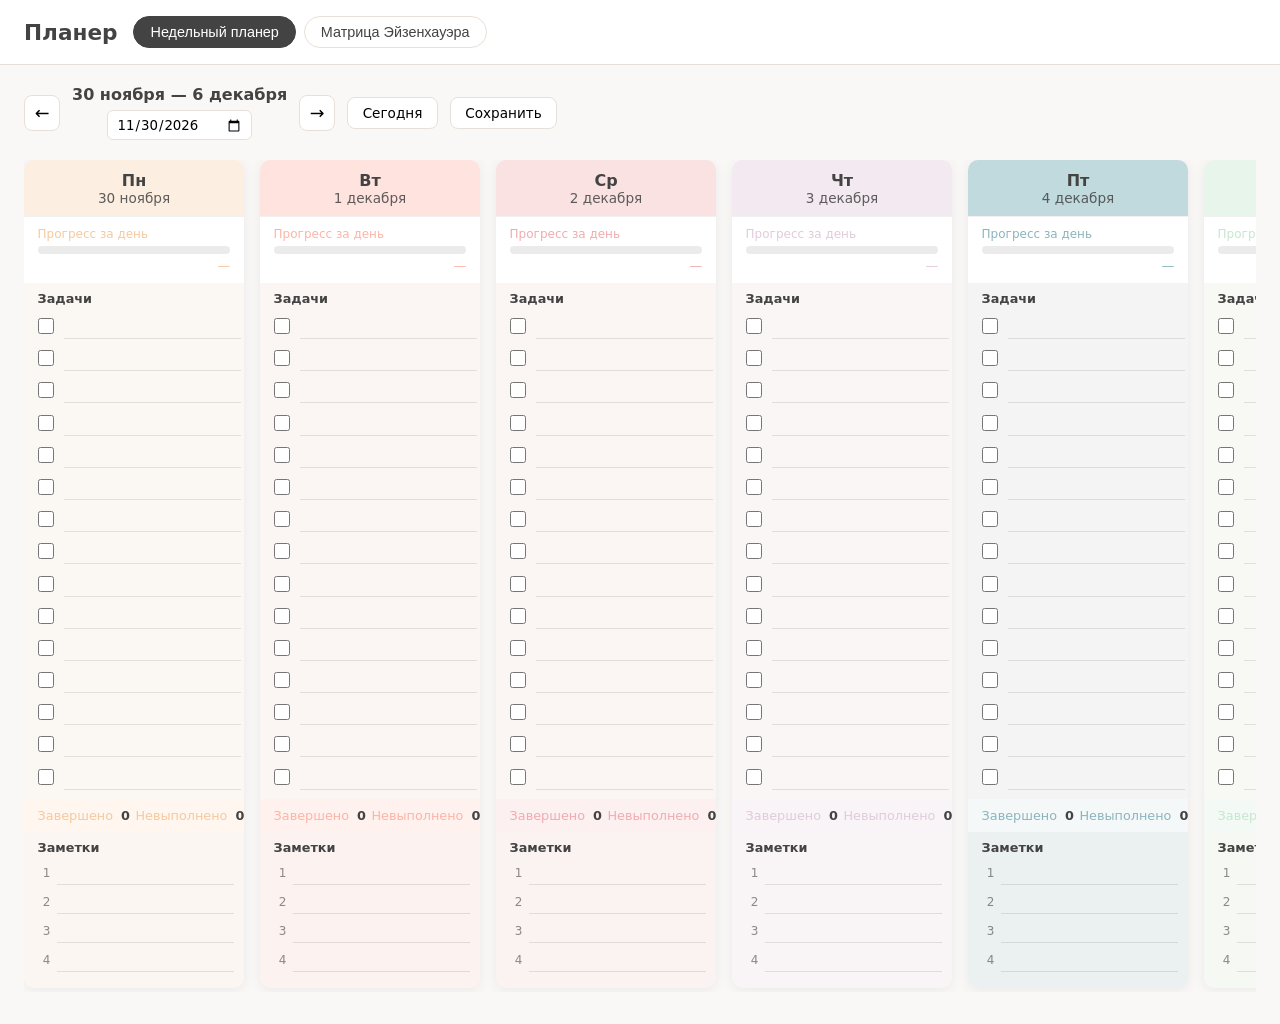
<file: index.html>
<!DOCTYPE html>
<html lang="ru">
<head>
  <meta charset="UTF-8" />
  <meta name="viewport" content="width=device-width, initial-scale=1.0" />
  <title>Планер</title>
  <link rel="stylesheet" href="styles.css" />
</head>
<body>
  <header class="app-header">
    <h1>Планер</h1>
    <nav class="tabs" role="tablist">
      <button type="button" class="tab active" data-tab="weekly" role="tab" aria-selected="true">Недельный планер</button>
      <button type="button" class="tab" data-tab="eisenhower" role="tab" aria-selected="false">Матрица Эйзенхауэра</button>
    </nav>
  </header>

  <main>
    <section id="weekly" class="panel active" role="tabpanel">
      <div class="week-toolbar">
        <button type="button" id="prevWeek" class="btn-icon" title="Предыдущая неделя">←</button>
        <div class="week-label">
          <span id="weekRange"></span>
          <input type="date" id="weekStart" aria-label="Начало недели (понедельник)" />
        </div>
        <button type="button" id="nextWeek" class="btn-icon" title="Следующая неделя">→</button>
        <button type="button" id="todayWeek" class="btn-secondary">Сегодня</button>
        <button type="button" id="saveBtn" class="btn-secondary">Сохранить</button>
      </div>
      <div id="daysGrid" class="days-grid"></div>
    </section>

    <section id="eisenhower" class="panel" role="tabpanel" hidden>
      <div id="matrixGrid" class="matrix-grid"></div>
    </section>
  </main>

  <script src="app.js"></script>
</body>
</html>
</file>
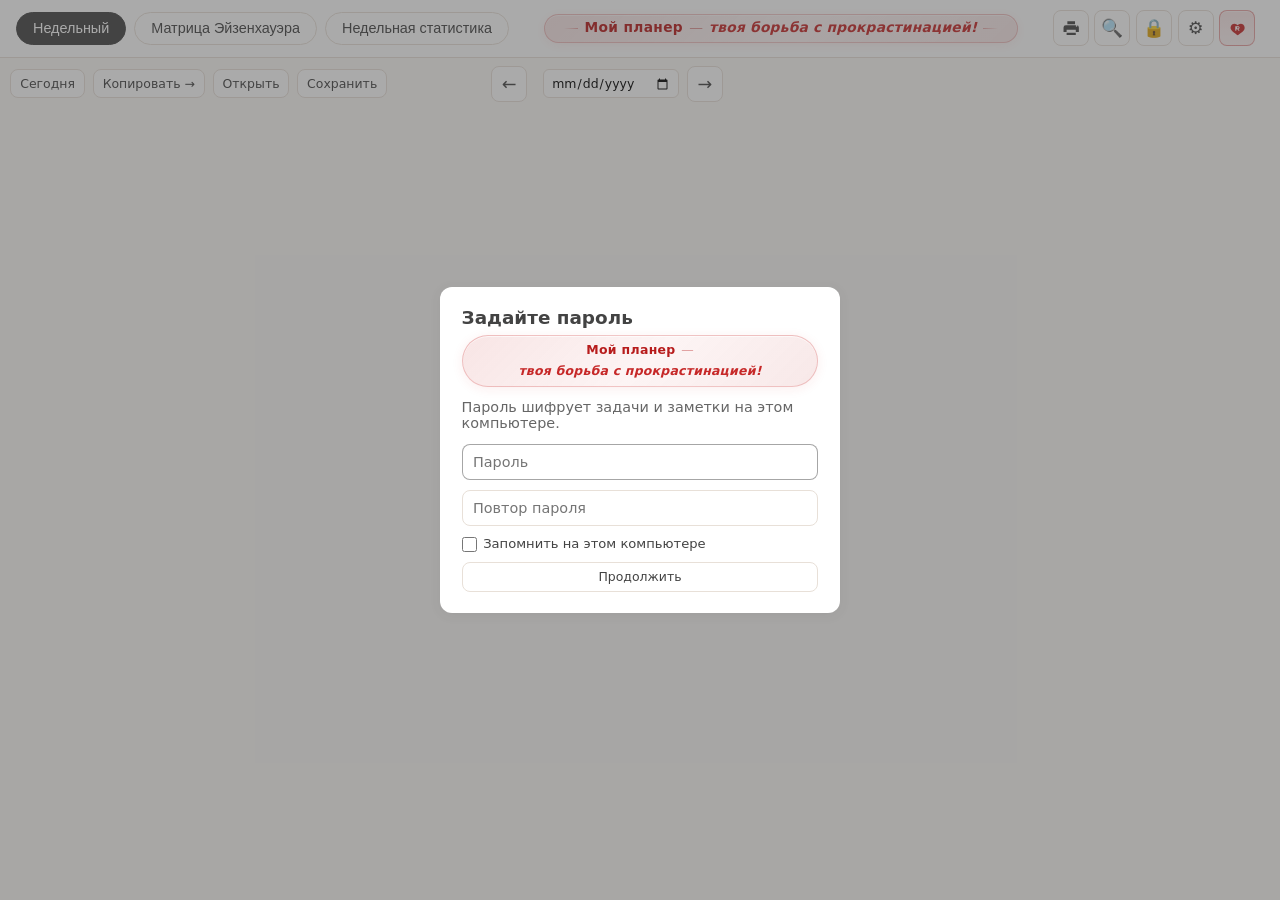
<file: src/index.html>
<!DOCTYPE html>
<html lang="ru" data-theme="light">
<head>
  <meta charset="UTF-8" />
  <meta name="viewport" content="width=device-width, initial-scale=1.0" />
  <title>Планер</title>
  <link rel="stylesheet" href="styles.css" />
  <link rel="stylesheet" href="mobile.css" />
</head>
<body class="view-weekly">
  <header class="app-header">
    <nav class="tabs" role="tablist">
      <button type="button" class="tab active" data-tab="weekly" role="tab" aria-selected="true">Недельный</button>
      <button type="button" class="tab" data-tab="eisenhower" role="tab" aria-selected="false">Матрица Эйзенхауэра</button>
      <button type="button" class="tab" data-tab="stats" role="tab" aria-selected="false">Недельная статистика</button>
    </nav>
    <div class="header-motto" role="note" aria-label="Девиз приложения">
      <p class="app-motto">
        <span class="app-motto-lead">Мой планер</span>
        <span class="app-motto-sep" aria-hidden="true">—</span>
        <span class="app-motto-tail">твоя борьба с прокрастинацией!</span>
      </p>
    </div>
    <div class="header-actions">
      <div class="header-action-icons">
        <button type="button" id="printBtn" class="btn-icon" title="Печать недели" aria-label="Печать недели">
          <svg class="btn-icon-svg" viewBox="0 0 24 24" aria-hidden="true" focusable="false">
            <path fill="currentColor" d="M19 8H5a3 3 0 0 0-3 3v6h4v4h12v-4h4v-6a3 3 0 0 0-3-3Zm-1 10H6v-4h12v4Zm1-8a1 1 0 1 1 0-2 1 1 0 0 1 0 2ZM7 3h10v4H7V3Z"/>
          </svg>
        </button>
        <button type="button" id="searchBtn" class="btn-icon" title="Поиск (Ctrl+F)" aria-label="Поиск">🔍</button>
        <button type="button" id="securityBtn" class="btn-icon" title="Безопасность — смена пароля" aria-label="Безопасность">🔒</button>
        <button type="button" id="settingsBtn" class="btn-icon" title="Настройки" aria-label="Настройки">⚙</button>
        <button type="button" id="donateBtn" class="btn-icon btn-icon-donate" title="Поддержать проект — донат" aria-label="Поддержать проект — донат">
          <svg class="btn-icon-svg btn-icon-donate-svg" viewBox="0 0 24 24" aria-hidden="true" focusable="false">
            <path class="donate-heart" d="M12 20.45s-6.2-4.05-7.82-6.55C2.72 11.95 2.9 8.95 5.05 7.02 6.62 5.62 8.72 5.48 10.35 6.62L12 7.95l1.65-1.33c1.63-1.14 3.73-1 5.3.4 2.15 1.93 2.33 4.93 1.17 6.88-1.62 2.5-7.82 6.55-7.82 6.55z"/>
            <path class="donate-ruble" d="M10.35 9.1h2.05c1.28 0 2.05.72 2.05 1.78 0 .86-.55 1.48-1.45 1.68l1.55 2.14h-1.45l-1.35-1.92h-1.35v1.92H9.1V9.1h1.25zm1.25 1.05v1.68h.78c.62 0 .95-.32.95-.82 0-.5-.33-.86-.95-.86h-.78z"/>
          </svg>
        </button>
      </div>
      <time id="appClock" class="app-clock" datetime="" aria-label="Текущее время"></time>
    </div>
  </header>

  <main>
    <section id="weekly" class="panel active" role="tabpanel">
      <div class="week-layout">
        <div class="week-toolbar">
          <button type="button" id="todayWeek" class="btn-secondary" title="Сегодня (T)">Сегодня</button>
          <button type="button" id="copyWeekBtn" class="btn-secondary" title="Копировать неделю на следующую">Копировать →</button>
          <button type="button" id="loadBtn" class="btn-secondary" title="Восстановить из файла">Открыть</button>
          <button type="button" id="saveBtn" class="btn-secondary" title="Сохранить бэкап (Ctrl+S)">Сохранить</button>
          <span id="saveStatus" class="save-status" aria-live="polite"></span>
          <button type="button" id="prevWeek" class="btn-icon" title="Предыдущая неделя (←)">←</button>
          <div class="week-label">
            <span id="weekRange"></span>
            <input type="date" id="weekStart" aria-label="Начало недели (понедельник)" />
          </div>
          <button type="button" id="nextWeek" class="btn-icon" title="Следующая неделя (→)">→</button>
        </div>
        <div id="daysGrid" class="days-grid"></div>
      </div>
    </section>

    <section id="eisenhower" class="panel" role="tabpanel" hidden>
      <div class="matrix-layout">
        <div class="matrix-toolbar">
          <label class="matrix-filter">
            <input type="checkbox" id="matrixHideTransferred" />
            Скрыть перенесённые
          </label>
        </div>
        <div id="matrixGrid" class="matrix-grid"></div>
      </div>
    </section>

    <section id="stats" class="panel" role="tabpanel" hidden>
      <div class="stats-layout">
        <div class="stats-toolbar">
          <button type="button" id="statsTodayWeek" class="btn-secondary" title="Сегодня">Сегодня</button>
          <button type="button" id="statsPrevWeek" class="btn-icon" title="Предыдущая неделя">←</button>
          <div class="stats-week-label" id="statsWeekRange"></div>
          <button type="button" id="statsNextWeek" class="btn-icon" title="Следующая неделя">→</button>
        </div>
        <div id="statsSummary" class="stats-summary"></div>
        <div class="stats-toolbar stats-toolbar-secondary">
          <button type="button" id="statsExportBtn" class="btn-secondary">Экспорт CSV</button>
        </div>
        <div id="statsCharts" class="stats-charts"></div>
      </div>
    </section>
  </main>

  <div class="app-bottom-gap" aria-hidden="true"></div>

  <div id="licenseOverlay" class="overlay" hidden data-escape="block">
    <div class="overlay-card">
      <div class="overlay-header">
        <h2>Активация Планера</h2>
      </div>
      <p class="app-motto overlay-motto">
        <span class="app-motto-lead">Мой планер</span>
        <span class="app-motto-sep" aria-hidden="true">—</span>
        <span class="app-motto-tail">твоя борьба с прокрастинацией!</span>
      </p>
      <p class="overlay-hint">Введите лицензионный ключ для запуска приложения.</p>
      <input type="text" id="licenseKey" placeholder="PLAN-XXXX-XXXX-XXXX-XXXX" autocomplete="off" />
      <p id="licenseError" class="overlay-error" hidden></p>
      <div class="overlay-actions">
        <button type="button" id="licenseActivate" class="btn-secondary">Активировать</button>
      </div>
    </div>
  </div>

  <div id="searchOverlay" class="overlay" hidden>
    <div class="overlay-card search-card">
      <div class="overlay-header">
        <h2>Поиск</h2>
        <button type="button" id="searchCloseBtn" class="overlay-close-btn" title="Закрыть" aria-label="Закрыть">×</button>
      </div>
      <input type="search" id="searchInput" placeholder="Задачи и заметки…" autocomplete="off" />
      <div class="search-filters">
        <label><input type="checkbox" id="searchFilterTasks" checked /> Задачи</label>
        <label><input type="checkbox" id="searchFilterNotes" checked /> Заметки</label>
        <label><input type="checkbox" id="searchFilterMatrix" checked /> Матрица</label>
      </div>
      <div id="searchResults" class="search-results"></div>
    </div>
  </div>

  <div id="transferOverlay" class="overlay" hidden>
    <div class="overlay-card">
      <div class="overlay-header">
        <h2>Добавить в день</h2>
        <button type="button" id="transferCloseBtn" class="overlay-close-btn" title="Закрыть" aria-label="Закрыть">×</button>
      </div>
      <p id="transferTaskText" class="transfer-preview"></p>
      <div id="transferDayButtons" class="transfer-days"></div>
      <div class="overlay-actions">
        <button type="button" id="transferCancelBtn" class="btn-secondary">Отмена</button>
      </div>
    </div>
  </div>

  <div id="settingsOverlay" class="overlay" hidden>
    <div class="overlay-card settings-card">
      <div class="overlay-header">
        <h2>Настройки</h2>
        <button type="button" id="settingsCloseBtn" class="overlay-close-btn" title="Закрыть" aria-label="Закрыть">×</button>
      </div>
      <div class="settings-scroll">
        <label class="settings-field">
          <span>Тема</span>
          <select id="themeSelect">
            <option value="light">Светлая</option>
            <option value="dark">Тёмная</option>
          </select>
        </label>
        <label class="settings-field">
          <span>Цвет текста интерфейса</span>
          <div class="font-color-row">
            <input type="color" id="fontColor" aria-label="Цвет текста интерфейса" />
            <button type="button" id="resetFontColorBtn" class="btn-link">По умолчанию</button>
          </div>
        </label>
        <label class="settings-field">
          <span>Масштаб</span>
          <select id="fontScaleSelect" aria-label="Масштаб интерфейса">
            <option value="100">100%</option>
            <option value="110">110%</option>
            <option value="125">125%</option>
          </select>
        </label>
        <label class="settings-field">
          <span>Палитра колонок</span>
          <select id="colorPreset">
            <option value="default">Стандартная</option>
            <option value="pastel">Пастель</option>
            <option value="vivid">Яркая</option>
            <option value="ocean">Морская</option>
            <option value="mono">Монохром</option>
            <option value="custom">Своя</option>
          </select>
        </label>
        <div class="settings-colors-title">Цвет каждой колонки <span class="settings-colors-hint">фон · текст</span></div>
        <div id="dayColorPickers" class="color-pickers"></div>

        <div class="settings-section-title settings-desktop-only">Система</div>
        <div class="settings-block settings-app settings-desktop-only">
          <label class="settings-app-row" title="Автозапуск при входе в систему">
            <span class="settings-app-label settings-autostart-label">Автозапуск</span>
            <input type="checkbox" id="autostartCheck" aria-label="Автозапуск при входе в систему" />
          </label>
        </div>

        <div class="settings-section-title">О программе</div>
        <div class="about-block">
          <div><strong>Планер</strong> <span id="aboutVersion">—</span></div>
          <div class="about-muted">Данные: <span id="aboutDataDir">—</span></div>
        </div>
      </div>
      <div class="settings-actions">
        <button type="button" id="resetColorsBtn" class="btn-secondary">Сбросить цвета</button>
      </div>
    </div>
  </div>

  <div id="securityOverlay" class="overlay" hidden>
    <div class="overlay-card security-card">
      <div class="overlay-header">
        <h2>Безопасность</h2>
        <button type="button" id="securityCloseBtn" class="overlay-close-btn" title="Закрыть" aria-label="Закрыть">×</button>
      </div>
      <div class="settings-block security-section">
        <div class="settings-block-title">Пароль</div>
        <label class="settings-field">
          <span>Текущий</span>
          <input type="password" id="oldPassword" class="no-paste-password" autocomplete="off" spellcheck="false" />
        </label>
        <label class="settings-field">
          <span>Новый</span>
          <input type="password" id="newPassword" class="no-paste-password" autocomplete="off" spellcheck="false" />
        </label>
        <label class="settings-field">
          <span>Повтор</span>
          <input type="password" id="newPasswordConfirm" class="no-paste-password" autocomplete="off" spellcheck="false" />
        </label>
        <p id="passwordChangeError" class="overlay-error" hidden></p>
        <button type="button" id="changePasswordBtn" class="btn-secondary settings-inline-btn security-action-btn">Сменить пароль</button>
      </div>
      <div class="settings-block security-section">
        <div class="settings-block-title">Лицензия</div>
        <label class="settings-field">
          <span>Ключ</span>
          <input type="text" id="securityLicenseKey" placeholder="PLAN-XXXX-XXXX-XXXX-XXXX" autocomplete="off" spellcheck="false" />
        </label>
        <p id="licenseSecurityError" class="overlay-error" hidden></p>
        <button type="button" id="activateLicenseBtn" class="btn-secondary settings-inline-btn security-action-btn">Активировать</button>
        <button type="button" id="openEulaBtn" class="btn-secondary settings-inline-btn security-action-btn">EULA</button>
      </div>
    </div>
  </div>

  <div id="donateOverlay" class="overlay" hidden>
    <div class="overlay-card">
      <div class="overlay-header">
        <h2>Поддержка проекта</h2>
        <button type="button" id="donateCloseBtn" class="overlay-close-btn" title="Закрыть" aria-label="Закрыть">×</button>
      </div>
      <p id="donateHint" class="overlay-hint">Поддержите развитие Планера — любая сумма помогает улучшать приложение.</p>
      <div id="donatePresets" class="donate-presets"></div>
      <label class="settings-field donate-custom-field">
        <span>Своя сумма</span>
        <input type="number" id="donateCustomAmount" min="50" step="1" inputmode="numeric" placeholder="от 50 ₽" autocomplete="off" />
      </label>
      <p id="donateError" class="overlay-error" hidden></p>
      <p id="donateSuccess" class="donate-success" hidden></p>
      <div class="overlay-actions donate-actions">
        <button type="button" id="donateYoomoneyBtn" class="btn-secondary">Оплатить через ЮMoney</button>
        <button type="button" id="donateSbpBtn" class="btn-secondary">СБП — скопировать номер</button>
      </div>
    </div>
  </div>

  <div id="passwordChangedOverlay" class="overlay overlay-top" hidden>
    <div class="overlay-card">
      <div class="overlay-header">
        <h2>Готово</h2>
        <button type="button" id="passwordChangedCloseBtn" class="overlay-close-btn" title="Закрыть" aria-label="Закрыть">×</button>
      </div>
      <p class="message-card-text">Пароль изменён.</p>
      <div class="overlay-actions">
        <button type="button" id="passwordChangedOkBtn" class="btn-secondary">OK</button>
      </div>
    </div>
  </div>

  <div id="passwordOverlay" class="overlay" hidden data-escape="block">
    <div class="overlay-card">
      <div class="overlay-header">
        <h2 id="passwordTitle">Пароль шифрования</h2>
      </div>
      <p class="app-motto overlay-motto">
        <span class="app-motto-lead">Мой планер</span>
        <span class="app-motto-sep" aria-hidden="true">—</span>
        <span class="app-motto-tail">твоя борьба с прокрастинацией!</span>
      </p>
      <p id="passwordHint" class="overlay-hint">Данные хранятся в зашифрованном виде на этом компьютере.</p>
      <input type="password" id="passwordInput" class="no-paste-password" placeholder="Пароль" autocomplete="off" spellcheck="false" />
      <input type="password" id="passwordConfirm" class="no-paste-password" placeholder="Повтор пароля" autocomplete="off" spellcheck="false" hidden />
      <label id="rememberWrap" class="remember-row" hidden>
        <input type="checkbox" id="rememberPassword" />
        <span>Запомнить на этом компьютере</span>
      </label>
      <p id="passwordError" class="overlay-error" hidden></p>
      <div class="overlay-actions">
        <button type="button" id="passwordSubmit" class="btn-secondary">Продолжить</button>
      </div>
    </div>
  </div>

  <script src="js/android-shim.js"></script>
  <script src="js/storage.js"></script>
  <script src="js/matrix_links.js"></script>
  <script src="js/core.js"></script>
  <script src="js/weekly.js"></script>
  <script src="js/matrix.js"></script>
  <script src="js/stats.js"></script>
  <script src="js/features.js"></script>
  <script src="js/settings.js"></script>
  <script src="js/protect.js"></script>
  <script src="js/donate.js"></script>
  <script src="js/app.js"></script>
</body>
</html>
</file>
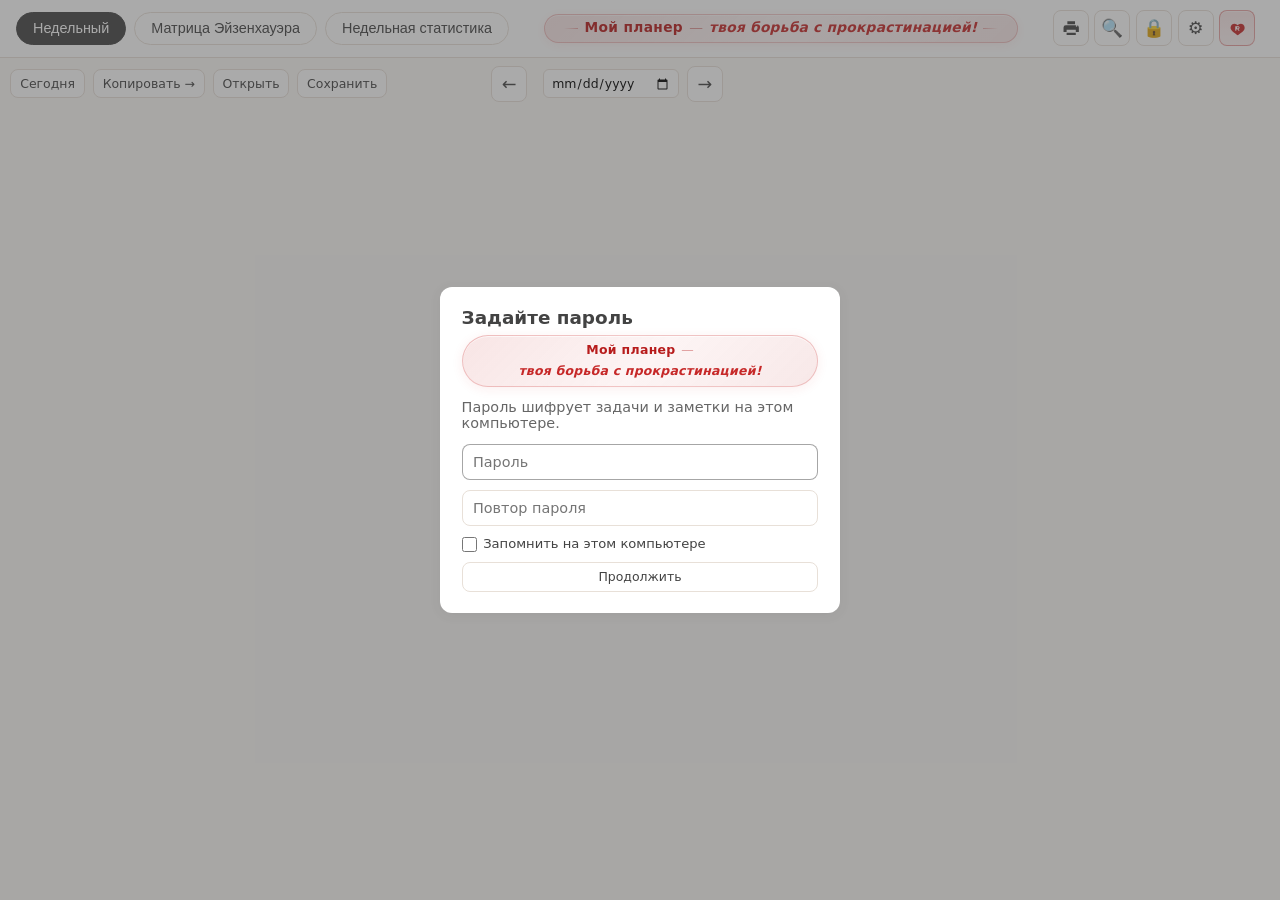
<file: android/app/src/main/assets/index.html>
<!DOCTYPE html>
<html lang="ru" data-theme="light">
<head>
  <meta charset="UTF-8" />
  <meta name="viewport" content="width=device-width, initial-scale=1.0" />
  <title>Планер</title>
  <link rel="stylesheet" href="styles.css" />
  <link rel="stylesheet" href="mobile.css" />
</head>
<body class="view-weekly">
  <header class="app-header">
    <nav class="tabs" role="tablist">
      <button type="button" class="tab active" data-tab="weekly" role="tab" aria-selected="true">Недельный</button>
      <button type="button" class="tab" data-tab="eisenhower" role="tab" aria-selected="false">Матрица Эйзенхауэра</button>
      <button type="button" class="tab" data-tab="stats" role="tab" aria-selected="false">Недельная статистика</button>
    </nav>
    <div class="header-motto" role="note" aria-label="Девиз приложения">
      <p class="app-motto">
        <span class="app-motto-lead">Мой планер</span>
        <span class="app-motto-sep" aria-hidden="true">—</span>
        <span class="app-motto-tail">твоя борьба с прокрастинацией!</span>
      </p>
    </div>
    <div class="header-actions">
      <div class="header-action-icons">
        <button type="button" id="printBtn" class="btn-icon" title="Печать недели" aria-label="Печать недели">
          <svg class="btn-icon-svg" viewBox="0 0 24 24" aria-hidden="true" focusable="false">
            <path fill="currentColor" d="M19 8H5a3 3 0 0 0-3 3v6h4v4h12v-4h4v-6a3 3 0 0 0-3-3Zm-1 10H6v-4h12v4Zm1-8a1 1 0 1 1 0-2 1 1 0 0 1 0 2ZM7 3h10v4H7V3Z"/>
          </svg>
        </button>
        <button type="button" id="searchBtn" class="btn-icon" title="Поиск (Ctrl+F)" aria-label="Поиск">🔍</button>
        <button type="button" id="securityBtn" class="btn-icon" title="Безопасность — смена пароля" aria-label="Безопасность">🔒</button>
        <button type="button" id="settingsBtn" class="btn-icon" title="Настройки" aria-label="Настройки">⚙</button>
        <button type="button" id="donateBtn" class="btn-icon btn-icon-donate" title="Поддержать проект — донат" aria-label="Поддержать проект — донат">
          <svg class="btn-icon-svg btn-icon-donate-svg" viewBox="0 0 24 24" aria-hidden="true" focusable="false">
            <path class="donate-heart" d="M12 20.45s-6.2-4.05-7.82-6.55C2.72 11.95 2.9 8.95 5.05 7.02 6.62 5.62 8.72 5.48 10.35 6.62L12 7.95l1.65-1.33c1.63-1.14 3.73-1 5.3.4 2.15 1.93 2.33 4.93 1.17 6.88-1.62 2.5-7.82 6.55-7.82 6.55z"/>
            <path class="donate-ruble" d="M10.35 9.1h2.05c1.28 0 2.05.72 2.05 1.78 0 .86-.55 1.48-1.45 1.68l1.55 2.14h-1.45l-1.35-1.92h-1.35v1.92H9.1V9.1h1.25zm1.25 1.05v1.68h.78c.62 0 .95-.32.95-.82 0-.5-.33-.86-.95-.86h-.78z"/>
          </svg>
        </button>
      </div>
      <time id="appClock" class="app-clock" datetime="" aria-label="Текущее время"></time>
    </div>
  </header>

  <main>
    <section id="weekly" class="panel active" role="tabpanel">
      <div class="week-layout">
        <div class="week-toolbar">
          <button type="button" id="todayWeek" class="btn-secondary" title="Сегодня (T)">Сегодня</button>
          <button type="button" id="copyWeekBtn" class="btn-secondary" title="Копировать неделю на следующую">Копировать →</button>
          <button type="button" id="loadBtn" class="btn-secondary" title="Восстановить из файла">Открыть</button>
          <button type="button" id="saveBtn" class="btn-secondary" title="Сохранить бэкап (Ctrl+S)">Сохранить</button>
          <span id="saveStatus" class="save-status" aria-live="polite"></span>
          <button type="button" id="prevWeek" class="btn-icon" title="Предыдущая неделя (←)">←</button>
          <div class="week-label">
            <span id="weekRange"></span>
            <input type="date" id="weekStart" aria-label="Начало недели (понедельник)" />
          </div>
          <button type="button" id="nextWeek" class="btn-icon" title="Следующая неделя (→)">→</button>
        </div>
        <div id="daysGrid" class="days-grid"></div>
      </div>
    </section>

    <section id="eisenhower" class="panel" role="tabpanel" hidden>
      <div class="matrix-layout">
        <div class="matrix-toolbar">
          <label class="matrix-filter">
            <input type="checkbox" id="matrixHideTransferred" />
            Скрыть перенесённые
          </label>
        </div>
        <div id="matrixGrid" class="matrix-grid"></div>
      </div>
    </section>

    <section id="stats" class="panel" role="tabpanel" hidden>
      <div class="stats-layout">
        <div class="stats-toolbar">
          <button type="button" id="statsTodayWeek" class="btn-secondary" title="Сегодня">Сегодня</button>
          <button type="button" id="statsPrevWeek" class="btn-icon" title="Предыдущая неделя">←</button>
          <div class="stats-week-label" id="statsWeekRange"></div>
          <button type="button" id="statsNextWeek" class="btn-icon" title="Следующая неделя">→</button>
        </div>
        <div id="statsSummary" class="stats-summary"></div>
        <div class="stats-toolbar stats-toolbar-secondary">
          <button type="button" id="statsExportBtn" class="btn-secondary">Экспорт CSV</button>
        </div>
        <div id="statsCharts" class="stats-charts"></div>
      </div>
    </section>
  </main>

  <div class="app-bottom-gap" aria-hidden="true"></div>

  <div id="licenseOverlay" class="overlay" hidden data-escape="block">
    <div class="overlay-card">
      <div class="overlay-header">
        <h2>Активация Планера</h2>
      </div>
      <p class="app-motto overlay-motto">
        <span class="app-motto-lead">Мой планер</span>
        <span class="app-motto-sep" aria-hidden="true">—</span>
        <span class="app-motto-tail">твоя борьба с прокрастинацией!</span>
      </p>
      <p class="overlay-hint">Введите лицензионный ключ для запуска приложения.</p>
      <input type="text" id="licenseKey" placeholder="PLAN-XXXX-XXXX-XXXX-XXXX" autocomplete="off" />
      <p id="licenseError" class="overlay-error" hidden></p>
      <div class="overlay-actions">
        <button type="button" id="licenseActivate" class="btn-secondary">Активировать</button>
      </div>
    </div>
  </div>

  <div id="searchOverlay" class="overlay" hidden>
    <div class="overlay-card search-card">
      <div class="overlay-header">
        <h2>Поиск</h2>
        <button type="button" id="searchCloseBtn" class="overlay-close-btn" title="Закрыть" aria-label="Закрыть">×</button>
      </div>
      <input type="search" id="searchInput" placeholder="Задачи и заметки…" autocomplete="off" />
      <div class="search-filters">
        <label><input type="checkbox" id="searchFilterTasks" checked /> Задачи</label>
        <label><input type="checkbox" id="searchFilterNotes" checked /> Заметки</label>
        <label><input type="checkbox" id="searchFilterMatrix" checked /> Матрица</label>
      </div>
      <div id="searchResults" class="search-results"></div>
    </div>
  </div>

  <div id="transferOverlay" class="overlay" hidden>
    <div class="overlay-card">
      <div class="overlay-header">
        <h2>Добавить в день</h2>
        <button type="button" id="transferCloseBtn" class="overlay-close-btn" title="Закрыть" aria-label="Закрыть">×</button>
      </div>
      <p id="transferTaskText" class="transfer-preview"></p>
      <div id="transferDayButtons" class="transfer-days"></div>
      <div class="overlay-actions">
        <button type="button" id="transferCancelBtn" class="btn-secondary">Отмена</button>
      </div>
    </div>
  </div>

  <div id="settingsOverlay" class="overlay" hidden>
    <div class="overlay-card settings-card">
      <div class="overlay-header">
        <h2>Настройки</h2>
        <button type="button" id="settingsCloseBtn" class="overlay-close-btn" title="Закрыть" aria-label="Закрыть">×</button>
      </div>
      <div class="settings-scroll">
        <label class="settings-field">
          <span>Тема</span>
          <select id="themeSelect">
            <option value="light">Светлая</option>
            <option value="dark">Тёмная</option>
          </select>
        </label>
        <label class="settings-field">
          <span>Цвет текста интерфейса</span>
          <div class="font-color-row">
            <input type="color" id="fontColor" aria-label="Цвет текста интерфейса" />
            <button type="button" id="resetFontColorBtn" class="btn-link">По умолчанию</button>
          </div>
        </label>
        <label class="settings-field">
          <span>Масштаб</span>
          <select id="fontScaleSelect" aria-label="Масштаб интерфейса">
            <option value="100">100%</option>
            <option value="110">110%</option>
            <option value="125">125%</option>
          </select>
        </label>
        <label class="settings-field">
          <span>Палитра колонок</span>
          <select id="colorPreset">
            <option value="default">Стандартная</option>
            <option value="pastel">Пастель</option>
            <option value="vivid">Яркая</option>
            <option value="ocean">Морская</option>
            <option value="mono">Монохром</option>
            <option value="custom">Своя</option>
          </select>
        </label>
        <div class="settings-colors-title">Цвет каждой колонки <span class="settings-colors-hint">фон · текст</span></div>
        <div id="dayColorPickers" class="color-pickers"></div>

        <div class="settings-section-title settings-desktop-only">Система</div>
        <div class="settings-block settings-app settings-desktop-only">
          <label class="settings-app-row" title="Запускать с Windows">
            <span class="settings-app-label">Автозапуск</span>
            <input type="checkbox" id="autostartCheck" aria-label="Запускать с Windows" />
          </label>
        </div>

        <div class="settings-section-title">О программе</div>
        <div class="about-block">
          <div><strong>Планер</strong> <span id="aboutVersion">—</span></div>
          <div class="about-muted">Данные: <span id="aboutDataDir">—</span></div>
        </div>
      </div>
      <div class="settings-actions">
        <button type="button" id="resetColorsBtn" class="btn-secondary">Сбросить цвета</button>
      </div>
    </div>
  </div>

  <div id="securityOverlay" class="overlay" hidden>
    <div class="overlay-card security-card">
      <div class="overlay-header">
        <h2>Безопасность</h2>
        <button type="button" id="securityCloseBtn" class="overlay-close-btn" title="Закрыть" aria-label="Закрыть">×</button>
      </div>
      <div class="settings-block security-section">
        <div class="settings-block-title">Пароль</div>
        <label class="settings-field">
          <span>Текущий</span>
          <input type="password" id="oldPassword" class="no-paste-password" autocomplete="off" spellcheck="false" />
        </label>
        <label class="settings-field">
          <span>Новый</span>
          <input type="password" id="newPassword" class="no-paste-password" autocomplete="off" spellcheck="false" />
        </label>
        <label class="settings-field">
          <span>Повтор</span>
          <input type="password" id="newPasswordConfirm" class="no-paste-password" autocomplete="off" spellcheck="false" />
        </label>
        <p id="passwordChangeError" class="overlay-error" hidden></p>
        <button type="button" id="changePasswordBtn" class="btn-secondary settings-inline-btn security-action-btn">Сменить пароль</button>
      </div>
      <div class="settings-block security-section">
        <div class="settings-block-title">Лицензия</div>
        <label class="settings-field">
          <span>Ключ</span>
          <input type="text" id="securityLicenseKey" placeholder="PLAN-XXXX-XXXX-XXXX-XXXX" autocomplete="off" spellcheck="false" />
        </label>
        <p id="licenseSecurityError" class="overlay-error" hidden></p>
        <button type="button" id="activateLicenseBtn" class="btn-secondary settings-inline-btn security-action-btn">Активировать</button>
        <button type="button" id="openEulaBtn" class="btn-secondary settings-inline-btn security-action-btn">EULA</button>
      </div>
    </div>
  </div>

  <div id="donateOverlay" class="overlay" hidden>
    <div class="overlay-card">
      <div class="overlay-header">
        <h2>Поддержка проекта</h2>
        <button type="button" id="donateCloseBtn" class="overlay-close-btn" title="Закрыть" aria-label="Закрыть">×</button>
      </div>
      <p id="donateHint" class="overlay-hint">Поддержите развитие Планера — любая сумма помогает улучшать приложение.</p>
      <div id="donatePresets" class="donate-presets"></div>
      <label class="settings-field donate-custom-field">
        <span>Своя сумма</span>
        <input type="number" id="donateCustomAmount" min="50" step="1" inputmode="numeric" placeholder="от 50 ₽" autocomplete="off" />
      </label>
      <p id="donateError" class="overlay-error" hidden></p>
      <p id="donateSuccess" class="donate-success" hidden></p>
      <div class="overlay-actions donate-actions">
        <button type="button" id="donateYoomoneyBtn" class="btn-secondary">Оплатить через ЮMoney</button>
        <button type="button" id="donateSbpBtn" class="btn-secondary">СБП — скопировать номер</button>
      </div>
    </div>
  </div>

  <div id="passwordChangedOverlay" class="overlay overlay-top" hidden>
    <div class="overlay-card">
      <div class="overlay-header">
        <h2>Готово</h2>
        <button type="button" id="passwordChangedCloseBtn" class="overlay-close-btn" title="Закрыть" aria-label="Закрыть">×</button>
      </div>
      <p class="message-card-text">Пароль изменён.</p>
      <div class="overlay-actions">
        <button type="button" id="passwordChangedOkBtn" class="btn-secondary">OK</button>
      </div>
    </div>
  </div>

  <div id="passwordOverlay" class="overlay" hidden data-escape="block">
    <div class="overlay-card">
      <div class="overlay-header">
        <h2 id="passwordTitle">Пароль шифрования</h2>
      </div>
      <p class="app-motto overlay-motto">
        <span class="app-motto-lead">Мой планер</span>
        <span class="app-motto-sep" aria-hidden="true">—</span>
        <span class="app-motto-tail">твоя борьба с прокрастинацией!</span>
      </p>
      <p id="passwordHint" class="overlay-hint">Данные хранятся в зашифрованном виде на этом компьютере.</p>
      <input type="password" id="passwordInput" class="no-paste-password" placeholder="Пароль" autocomplete="off" spellcheck="false" />
      <input type="password" id="passwordConfirm" class="no-paste-password" placeholder="Повтор пароля" autocomplete="off" spellcheck="false" hidden />
      <label id="rememberWrap" class="remember-row" hidden>
        <input type="checkbox" id="rememberPassword" />
        <span>Запомнить на этом компьютере</span>
      </label>
      <p id="passwordError" class="overlay-error" hidden></p>
      <div class="overlay-actions">
        <button type="button" id="passwordSubmit" class="btn-secondary">Продолжить</button>
      </div>
    </div>
  </div>

  <script src="js/android-shim.js"></script>
  <script src="js/storage.js"></script>
  <script src="js/matrix_links.js"></script>
  <script src="js/core.js"></script>
  <script src="js/weekly.js"></script>
  <script src="js/matrix.js"></script>
  <script src="js/stats.js"></script>
  <script src="js/features.js"></script>
  <script src="js/settings.js"></script>
  <script src="js/protect.js"></script>
  <script src="js/donate.js"></script>
  <script src="js/app.js"></script>
</body>
</html>
</file>
<file: styles.css>
:root {
  --text: #434343;
  --border: #e8e0d8;
  --bg: #faf8f6;
  --shadow: 0 2px 12px rgba(67, 67, 67, 0.08);
  --radius: 10px;
  --font: "Segoe UI", system-ui, -apple-system, sans-serif;
}

* {
  box-sizing: border-box;
}

body {
  margin: 0;
  font-family: var(--font);
  color: var(--text);
  background: var(--bg);
  min-height: 100vh;
}

.app-header {
  background: #fff;
  border-bottom: 1px solid var(--border);
  padding: 1rem 1.5rem;
  display: flex;
  flex-wrap: wrap;
  align-items: center;
  gap: 1rem;
  position: sticky;
  top: 0;
  z-index: 10;
}

.app-header h1 {
  margin: 0;
  font-size: 1.35rem;
  font-weight: 600;
}

.tabs {
  display: flex;
  gap: 0.5rem;
}

.tab {
  border: 1px solid var(--border);
  background: #fff;
  color: var(--text);
  padding: 0.45rem 1rem;
  border-radius: 999px;
  cursor: pointer;
  font-size: 0.9rem;
  transition: background 0.15s, border-color 0.15s;
}

.tab:hover {
  background: #f5f0eb;
}

.tab.active {
  background: #434343;
  color: #fff;
  border-color: #434343;
}

main {
  padding: 1.25rem 1.5rem 2rem;
  max-width: 1600px;
  margin: 0 auto;
}

.panel[hidden] {
  display: none !important;
}

.week-toolbar {
  display: flex;
  align-items: center;
  gap: 0.75rem;
  margin-bottom: 1.25rem;
  flex-wrap: wrap;
}

.week-label {
  display: flex;
  flex-direction: column;
  align-items: center;
  gap: 0.35rem;
}

#weekRange {
  font-weight: 600;
  font-size: 1rem;
}

#weekStart {
  border: 1px solid var(--border);
  border-radius: 6px;
  padding: 0.35rem 0.5rem;
  font-family: inherit;
}

.btn-icon,
.btn-secondary {
  border: 1px solid var(--border);
  background: #fff;
  border-radius: 8px;
  cursor: pointer;
  font-family: inherit;
  transition: background 0.15s;
}

.btn-icon {
  width: 2.25rem;
  height: 2.25rem;
  font-size: 1.1rem;
}

.btn-secondary {
  padding: 0.45rem 0.9rem;
  font-size: 0.85rem;
}

.btn-icon:hover,
.btn-secondary:hover {
  background: #f0ebe5;
}

.days-grid {
  display: grid;
  grid-template-columns: repeat(7, minmax(220px, 1fr));
  gap: 1rem;
  overflow-x: auto;
  padding-bottom: 0.25rem;
}

.day-card {
  border-radius: var(--radius);
  box-shadow: var(--shadow);
  overflow: hidden;
  display: flex;
  flex-direction: column;
  min-height: 520px;
}

.day-header {
  padding: 0.65rem 0.85rem;
  text-align: center;
  font-weight: 600;
}

.day-date {
  font-size: 0.85rem;
  opacity: 0.85;
  font-weight: 500;
}

.progress-block {
  padding: 0.6rem 0.85rem;
  background: #fff;
  border-top: 1px solid rgba(0, 0, 0, 0.06);
}

.progress-label {
  font-size: 0.75rem;
  margin-bottom: 0.35rem;
}

.progress-bar-wrap {
  height: 8px;
  background: rgba(0, 0, 0, 0.08);
  border-radius: 4px;
  overflow: hidden;
}

.progress-bar {
  height: 100%;
  border-radius: 4px;
  transition: width 0.25s ease;
}

.progress-value {
  font-size: 0.8rem;
  margin-top: 0.25rem;
  text-align: right;
}

.tasks-section {
  flex: 1;
  padding: 0.5rem 0.65rem 0.25rem;
}

.tasks-title {
  font-size: 0.8rem;
  font-weight: 600;
  margin: 0 0 0.4rem 0.2rem;
}

.task-row {
  display: flex;
  align-items: flex-start;
  gap: 0.4rem;
  margin-bottom: 0.35rem;
}

.task-row input[type="checkbox"] {
  margin-top: 0.35rem;
  flex-shrink: 0;
  width: 1rem;
  height: 1rem;
  accent-color: currentColor;
  cursor: pointer;
}

.task-row input[type="text"] {
  flex: 1;
  border: none;
  border-bottom: 1px solid rgba(0, 0, 0, 0.1);
  background: transparent;
  padding: 0.3rem 0.2rem;
  font-family: inherit;
  font-size: 0.85rem;
  color: var(--text);
}

.task-row input[type="text"]:focus {
  outline: none;
  border-bottom-color: rgba(0, 0, 0, 0.35);
}

.task-row.done input[type="text"] {
  text-decoration: line-through;
  opacity: 0.55;
}

.stats-block {
  padding: 0.55rem 0.85rem;
  display: grid;
  grid-template-columns: 1fr 1fr;
  gap: 0.35rem;
  font-size: 0.8rem;
}

.stat-item {
  display: flex;
  justify-content: space-between;
  gap: 0.5rem;
}

.stat-item strong {
  font-weight: 600;
}

.notes-section {
  padding: 0.5rem 0.65rem 0.75rem;
}

.notes-title {
  font-size: 0.8rem;
  font-weight: 600;
  margin: 0 0 0.4rem 0.2rem;
}

.note-row {
  display: flex;
  align-items: center;
  gap: 0.4rem;
  margin-bottom: 0.3rem;
}

.note-num {
  font-size: 0.75rem;
  opacity: 0.6;
  width: 1rem;
  text-align: right;
}

.note-row input {
  flex: 1;
  border: none;
  border-bottom: 1px solid rgba(0, 0, 0, 0.1);
  background: transparent;
  padding: 0.25rem 0.2rem;
  font-family: inherit;
  font-size: 0.82rem;
}

.note-row input:focus {
  outline: none;
  border-bottom-color: rgba(0, 0, 0, 0.35);
}

/* Eisenhower */
.matrix-grid {
  display: grid;
  grid-template-columns: 1fr 1fr;
  gap: 1rem;
}

@media (max-width: 768px) {
  .matrix-grid {
    grid-template-columns: 1fr;
  }
}

.quadrant {
  background: #fff;
  border-radius: var(--radius);
  box-shadow: var(--shadow);
  padding: 0.85rem 1rem 1rem;
  min-height: 320px;
}

.quadrant h2 {
  margin: 0 0 0.75rem;
  font-size: 1rem;
  font-weight: 600;
  padding-bottom: 0.5rem;
  border-bottom: 2px solid;
}

.quadrant.q1 h2 { border-color: #e57373; color: #c62828; }
.quadrant.q2 h2 { border-color: #ffb74d; color: #e65100; }
.quadrant.q3 h2 { border-color: #64b5f6; color: #1565c0; }
.quadrant.q4 h2 { border-color: #bdbdbd; color: #616161; }

.quadrant.q1 { background: linear-gradient(180deg, #fff5f5 0%, #fff 40%); }
.quadrant.q2 { background: linear-gradient(180deg, #fff8e8 0%, #fff 40%); }
.quadrant.q3 { background: linear-gradient(180deg, #f0f7ff 0%, #fff 40%); }
.quadrant.q4 { background: linear-gradient(180deg, #f5f5f5 0%, #fff 40%); }

.matrix-task {
  width: 100%;
  border: none;
  border-bottom: 1px solid #eee;
  padding: 0.45rem 0.25rem;
  margin-bottom: 0.2rem;
  font-family: inherit;
  font-size: 0.88rem;
  background: transparent;
}

.matrix-task:focus {
  outline: none;
  border-bottom-color: #bbb;
}

@media (max-width: 600px) {
  .app-header {
    padding: 0.85rem 1rem;
  }

  main {
    padding: 1rem;
  }
}
</file>
<file: src/styles.css>
:root,
[data-theme="light"] {
  color-scheme: light;
  --text: #434343;
  --border: #e8e0d8;
  --bg: #faf8f6;
  --surface: #ffffff;
  --surface-hover: #f0ebe5;
  --muted: #666666;
  --overlay: rgba(67, 67, 67, 0.45);
  --input-border: rgba(0, 0, 0, 0.1);
  --input-border-focus: rgba(0, 0, 0, 0.35);
  --progress-track: rgba(0, 0, 0, 0.12);
  --shadow: 0 2px 12px rgba(67, 67, 67, 0.08);
  --radius: 10px;
  --font: "Segoe UI", system-ui, -apple-system, sans-serif;
  --tab-active-bg: #434343;
  --tab-active-text: #ffffff;
}

[data-theme="dark"] {
  --text: #e8e4df;
  --border: #3d3d45;
  --bg: #16161a;
  --surface: #232329;
  --surface-hover: #2e2e36;
  --muted: #a8a4a0;
  --overlay: rgba(0, 0, 0, 0.62);
  --input-border: rgba(255, 255, 255, 0.14);
  --input-border-focus: rgba(255, 255, 255, 0.42);
  --progress-track: rgba(255, 255, 255, 0.14);
  --shadow: 0 2px 12px rgba(0, 0, 0, 0.45);
  --tab-active-bg: #6b6b78;
  --tab-active-text: #ffffff;
  color-scheme: dark;
}

* {
  box-sizing: border-box;
}

body {
  margin: 0;
  font-family: var(--font);
  color: var(--text);
  background: var(--bg);
  height: 100vh;
  overflow: hidden;
  display: flex;
  flex-direction: column;
}

html.desktop-protected input,
html.desktop-protected textarea,
html.desktop-protected select,
html.desktop-protected .day-text-label,
html.desktop-protected .day-text-input {
  user-select: text !important;
  -webkit-user-select: text !important;
}

body.boot-pending .app-header,
body.boot-pending main {
  visibility: hidden;
}

.app-header {
  background: var(--surface);
  border-bottom: 1px solid var(--border);
  padding: 0.65rem 1rem;
  display: grid;
  grid-template-columns: auto minmax(0, 1fr) auto;
  align-items: center;
  gap: 0.65rem 0.85rem;
  flex-shrink: 0;
  z-index: 10;
}

.header-actions {
  display: flex;
  align-items: center;
  gap: 0.55rem;
  grid-column: 3;
  justify-self: end;
  flex-shrink: 0;
}

.header-action-icons {
  display: flex;
  align-items: center;
  gap: 0.35rem;
  flex-shrink: 0;
}

.tabs {
  display: flex;
  gap: 0.5rem;
  grid-column: 1;
  flex-shrink: 0;
}

.header-motto {
  grid-column: 2;
  justify-self: center;
  min-width: 0;
  max-width: 100%;
  pointer-events: none;
}

.header-motto .app-motto {
  display: inline-flex;
  align-items: center;
  justify-content: center;
  gap: 0.38rem;
  margin: 0 auto;
  padding: 0.4rem 1.2rem 0.44rem;
  max-width: 100%;
  font-size: 0.86rem;
  line-height: 1;
  white-space: nowrap;
  overflow: hidden;
  text-overflow: ellipsis;
  border-radius: 999px;
  background:
    linear-gradient(
      135deg,
      rgba(198, 40, 40, 0.12) 0%,
      rgba(211, 47, 47, 0.05) 52%,
      rgba(183, 28, 28, 0.1) 100%
    );
  border: 1px solid rgba(198, 40, 40, 0.22);
  box-shadow:
    0 2px 12px rgba(198, 40, 40, 0.08),
    inset 0 1px 0 rgba(255, 255, 255, 0.62);
  backdrop-filter: blur(6px);
}

.header-motto .app-motto::before,
.header-motto .app-motto::after {
  content: "";
  flex: 0 0 auto;
  width: 0.9rem;
  height: 1px;
  opacity: 0.55;
}

.header-motto .app-motto::before {
  background: linear-gradient(90deg, transparent, rgba(198, 40, 40, 0.65));
}

.header-motto .app-motto::after {
  background: linear-gradient(270deg, transparent, rgba(198, 40, 40, 0.65));
}

.app-motto-lead {
  font-weight: 700;
  color: #b71c1c;
  letter-spacing: 0.025em;
}

.app-motto-sep {
  color: rgba(183, 28, 28, 0.42);
  font-weight: 400;
}

.app-motto-tail {
  font-weight: 600;
  font-style: italic;
  color: #c62828;
  letter-spacing: 0.018em;
}

[data-theme="dark"] .header-motto .app-motto {
  background:
    linear-gradient(
      135deg,
      rgba(239, 83, 80, 0.16) 0%,
      rgba(229, 57, 53, 0.07) 52%,
      rgba(198, 40, 40, 0.12) 100%
    );
  border-color: rgba(239, 83, 80, 0.28);
  box-shadow:
    0 2px 14px rgba(0, 0, 0, 0.22),
    inset 0 1px 0 rgba(255, 255, 255, 0.07);
}

[data-theme="dark"] .app-motto-lead {
  color: #ef9a9a;
}

[data-theme="dark"] .app-motto-sep {
  color: rgba(239, 83, 80, 0.45);
}

[data-theme="dark"] .app-motto-tail {
  color: #ef5350;
}

@media (max-width: 1180px) {
  .header-motto .app-motto-tail,
  .header-motto .app-motto-sep {
    display: none;
  }
}

@media (max-width: 980px) {
  .header-motto .app-motto {
    font-size: 0.74rem;
    padding: 0.32rem 0.85rem 0.36rem;
    gap: 0.28rem;
  }

  .header-motto .app-motto::before,
  .header-motto .app-motto::after {
    width: 0.55rem;
  }
}

@media (max-width: 920px) {
  .header-motto .app-motto::before,
  .header-motto .app-motto::after {
    display: none;
  }
}

.app-motto {
  margin: 0;
  font-size: 0.82rem;
  font-weight: 700;
  line-height: 1.2;
  color: #c62828;
  letter-spacing: 0.01em;
}

.overlay-card .app-motto {
  margin: 0 0 0.55rem;
  font-size: 0.78rem;
  text-align: left;
}

.overlay-card .overlay-motto {
  display: flex;
  align-items: center;
  justify-content: center;
  flex-wrap: wrap;
  gap: 0.35rem;
  margin: 0 0 0.75rem;
  padding: 0.38rem 1rem 0.42rem;
  text-align: center;
  border-radius: 999px;
  background:
    linear-gradient(
      135deg,
      rgba(198, 40, 40, 0.12) 0%,
      rgba(211, 47, 47, 0.05) 52%,
      rgba(183, 28, 28, 0.1) 100%
    );
  border: 1px solid rgba(198, 40, 40, 0.22);
  box-shadow:
    0 2px 12px rgba(198, 40, 40, 0.08),
    inset 0 1px 0 rgba(255, 255, 255, 0.62);
  line-height: 1.25;
}

[data-theme="dark"] .overlay-card .overlay-motto {
  background:
    linear-gradient(
      135deg,
      rgba(239, 83, 80, 0.16) 0%,
      rgba(229, 57, 53, 0.07) 52%,
      rgba(198, 40, 40, 0.12) 100%
    );
  border-color: rgba(239, 83, 80, 0.28);
  box-shadow:
    0 2px 14px rgba(0, 0, 0, 0.22),
    inset 0 1px 0 rgba(255, 255, 255, 0.07);
}

.tab {
  border: 1px solid var(--border);
  background: var(--surface);
  color: var(--text);
  padding: 0.45rem 1rem;
  border-radius: 999px;
  cursor: pointer;
  font-size: 0.9rem;
  transition: background 0.15s, border-color 0.15s;
}

.tab:hover {
  background: var(--surface-hover);
}

.tab.active {
  background: var(--tab-active-bg);
  color: var(--tab-active-text);
  border-color: var(--tab-active-bg);
}

main {
  flex: 1;
  min-height: 0;
  padding: 0.5rem 0.65rem 0.65rem;
  overflow: hidden;
  display: flex;
  flex-direction: column;
}

html:has(body.view-weekly),
html:has(body.view-matrix),
html:has(body.view-stats) {
  height: auto;
}

body.view-weekly {
  height: auto;
  min-height: 0;
  overflow: hidden;
}

body.view-matrix {
  height: auto;
  min-height: 0;
  overflow: hidden;
}

body.view-stats {
  height: auto;
  min-height: 0;
  overflow: hidden;
}

body.view-weekly main {
  flex: 0 0 auto;
  overflow: visible;
  min-height: min-content;
  padding-bottom: 0;
}

body.view-matrix main {
  flex: 0 0 auto;
  overflow: visible;
  min-height: min-content;
  padding-bottom: 0;
}

body.view-stats main {
  flex: 0 0 auto;
  overflow: visible;
  min-height: min-content;
  padding-bottom: 0;
}

.app-bottom-gap {
  flex-shrink: 0;
  width: 100%;
  height: 23px;
  height: 0.6cm;
  min-height: 23px;
  min-height: 0.6cm;
  pointer-events: none;
}

body.view-weekly #weekly,
body.view-weekly .week-layout {
  flex: 0 0 auto;
  min-height: min-content;
}


#weekly {
  flex: 0 0 auto;
  min-height: min-content;
  display: flex;
  flex-direction: column;
}

.week-layout {
  flex: 0 0 auto;
  min-height: min-content;
  display: flex;
  flex-direction: column;
  gap: 0.5rem;
}

#eisenhower {
  flex: 0 0 auto;
  min-height: min-content;
  overflow: visible;
  display: flex;
  flex-direction: column;
}

body.view-matrix #eisenhower,
body.view-matrix .matrix-layout {
  flex: 0 0 auto;
  min-height: min-content;
}

#stats {
  flex: 0 0 auto;
  min-height: min-content;
  overflow: visible;
  display: flex;
  flex-direction: column;
}

body.view-stats #stats,
body.view-stats .stats-layout {
  flex: 0 0 auto;
  min-height: min-content;
}

.stats-layout {
  flex: 0 0 auto;
  min-height: min-content;
  display: flex;
  flex-direction: column;
  gap: 0.5rem;
}

.stats-toolbar {
  display: flex;
  align-items: center;
  gap: 0.45rem;
  flex-wrap: wrap;
}

.stats-week-label {
  flex: 1;
  text-align: center;
  font-size: 0.88rem;
  font-weight: 600;
  min-width: 10rem;
}

.stats-summary {
  display: grid;
  grid-template-columns: repeat(auto-fit, minmax(8.5rem, 1fr));
  gap: 0.45rem;
}

.stats-summary-card {
  border: 1px solid var(--border);
  border-radius: 6px;
  padding: 0.45rem 0.55rem;
  display: flex;
  flex-direction: column;
  gap: 0.15rem;
  background: var(--surface);
}

.stats-summary-label {
  font-size: 0.68rem;
  color: var(--muted);
}

.stats-summary-value {
  font-size: 1.12rem;
  font-weight: 700;
  line-height: 1.1;
}

.stats-summary-done .stats-summary-value {
  color: #43a047;
}

.stats-summary-pending .stats-summary-value {
  color: #e53935;
}

.stats-summary-sub {
  font-size: 0.62rem;
  color: var(--muted);
}

.stats-summary-compare .stats-summary-value {
  color: var(--text);
}

.stats-summary-best .stats-summary-value {
  color: #43a047;
}

.stats-summary-worst .stats-summary-value {
  color: #e53935;
}

.stats-toolbar-secondary {
  justify-content: flex-end;
  padding-top: 0;
}

.stats-charts {
  display: flex;
  flex-direction: column;
  gap: 0.75rem;
}

.stats-charts-row {
  display: grid;
  grid-template-columns: 1fr 1fr;
  gap: 0.75rem;
  min-width: 0;
}

.stats-charts-row .stats-chart {
  min-width: 0;
}

.stats-legend {
  display: flex;
  flex-wrap: wrap;
  gap: 0.65rem;
  margin: -0.1rem 0 0.4rem;
  font-size: 0.68rem;
  color: var(--muted);
}

.stats-legend-item {
  display: inline-flex;
  align-items: center;
  gap: 0.25rem;
}

.stats-legend-item::before {
  content: "";
  width: 0.55rem;
  height: 0.55rem;
  border-radius: 2px;
  flex-shrink: 0;
}

.stats-legend-done::before {
  background: #43a047;
}

.stats-legend-pending::before {
  background: #e53935;
}

.stats-bars-grouped .stats-bar-pair {
  display: flex;
  align-items: flex-end;
  justify-content: center;
  gap: 0.18rem;
  width: 100%;
}

.stats-bars-grouped .stats-bar-wrap {
  flex: 1;
  max-width: 1.15rem;
}

.stats-bar-done {
  background: #43a047;
}

.stats-bar-pending {
  background: #e53935;
}

.stats-bar-values {
  display: flex;
  justify-content: center;
  gap: 0.18rem;
  width: 100%;
}

.stats-bar-values span {
  flex: 1;
  max-width: 1.15rem;
  text-align: center;
  font-size: 0.68rem;
  font-weight: 600;
  line-height: 1.1;
}

.stats-chart {
  border: 1px solid var(--border);
  border-radius: 8px;
  padding: 0.55rem 0.65rem 0.45rem;
  background: var(--surface);
}

.stats-chart-title {
  margin: 0 0 0.45rem;
  font-size: 0.78rem;
  font-weight: 700;
}

.stats-bars {
  display: grid;
  grid-template-columns: repeat(7, minmax(0, 1fr));
  gap: 0.35rem;
  align-items: end;
  min-height: 7.5rem;
}

.stats-bar-col {
  display: flex;
  flex-direction: column;
  align-items: center;
  gap: 0.2rem;
  min-width: 0;
}

.stats-bar-wrap {
  width: 100%;
  max-width: 2.4rem;
  height: 5.5rem;
  display: flex;
  align-items: flex-end;
  justify-content: center;
  border-radius: 4px 4px 0 0;
  background: color-mix(in srgb, var(--text) 6%, transparent);
}

.stats-bar {
  width: 100%;
  min-height: 2px;
  border-radius: 4px 4px 0 0;
  transition: height 0.2s ease;
}

.stats-bar-value {
  font-size: 0.68rem;
  font-weight: 600;
  line-height: 1.1;
}

.stats-bar-label {
  font-size: 0.66rem;
  color: var(--muted);
  font-weight: 600;
}

.stats-chart-progress .stats-progress-bar-wrap {
  width: 100%;
  max-width: 2.4rem;
  height: 5.5rem;
  display: flex;
  align-items: flex-end;
  justify-content: center;
  border-radius: 4px 4px 0 0;
  background: var(--progress-track);
  overflow: hidden;
}

.stats-progress-bar {
  width: 100%;
  min-height: 0;
  border-radius: 4px 4px 0 0;
  transition: height 0.2s ease;
}

.stats-progress-value {
  font-size: 0.68rem;
  font-weight: 600;
  line-height: 1.1;
}

.stats-toolbar .btn-secondary {
  font-size: 0.82rem;
}

.matrix-layout {
  flex: 0 0 auto;
  min-height: min-content;
  display: flex;
  flex-direction: column;
  gap: 0.5rem;
}

/* Eisenhower */
.matrix-grid {
  flex: 0 0 auto;
  min-height: min-content;
  display: grid;
  grid-template-columns: 1fr 1fr;
  grid-template-rows: auto auto;
  gap: 0.35rem;
}

@media (max-width: 768px) {
  .matrix-grid {
    grid-template-columns: 1fr;
    grid-template-rows: auto;
  }
}

.quadrant {
  background: var(--surface);
  border-radius: 8px;
  box-shadow: var(--shadow);
  padding: 0.35rem 0.45rem 0.3rem;
  min-height: min-content;
  overflow: visible;
  display: flex;
  flex-direction: column;
}

.quadrant h2 {
  margin: 0 0 0.25rem;
  font-size: 0.88rem;
  font-weight: 600;
  padding-bottom: 0.25rem;
  border-bottom: 1px solid;
  flex-shrink: 0;
  line-height: 1.2;
}

.quadrant-head {
  border-bottom: 1px solid;
  padding-bottom: 0.25rem;
  margin-bottom: 0.25rem;
}

.quadrant-head h2 {
  border: none;
  padding: 0;
  margin: 0;
}

.quadrant.q1 .quadrant-head,
.quadrant.q1 h2 { border-color: #ff5252; color: #c62828; }
.quadrant.q2 .quadrant-head,
.quadrant.q2 h2 { border-color: #ff9100; color: #e65100; }
.quadrant.q3 .quadrant-head,
.quadrant.q3 h2 { border-color: #448aff; color: #0d47a1; }
.quadrant.q4 .quadrant-head,
.quadrant.q4 h2 { border-color: #78909c; color: #37474f; }

.quadrant.q1 { background: linear-gradient(180deg, color-mix(in srgb, #ffcdd2 55%, var(--surface)) 0%, var(--surface) 30%); }
.quadrant.q2 { background: linear-gradient(180deg, color-mix(in srgb, #ffe0b2 55%, var(--surface)) 0%, var(--surface) 30%); }
.quadrant.q3 { background: linear-gradient(180deg, color-mix(in srgb, #bbdefb 55%, var(--surface)) 0%, var(--surface) 30%); }
.quadrant.q4 { background: linear-gradient(180deg, color-mix(in srgb, #cfd8dc 55%, var(--surface)) 0%, var(--surface) 30%); }

[data-theme="dark"] .quadrant.q1 h2 { color: #ff8a80; }
[data-theme="dark"] .quadrant.q2 h2 { color: #ffcc80; }
[data-theme="dark"] .quadrant.q3 h2 { color: #82b1ff; }
[data-theme="dark"] .quadrant.q4 h2 { color: #b0bec5; }

.matrix-row {
  display: flex;
  align-items: flex-start;
  gap: 0.2rem;
  margin-bottom: 0.06rem;
}

.matrix-row input[type="checkbox"] {
  margin-top: 0.12rem;
  flex-shrink: 0;
  width: 0.85rem;
  height: 0.85rem;
  accent-color: currentColor;
  cursor: default;
}

.matrix-row input[type="checkbox"]:disabled {
  opacity: 1;
}

.matrix-row.done .matrix-task {
  text-decoration: line-through;
}

.matrix-row.transferred .matrix-task {
  text-decoration: line-through;
  color: var(--muted);
}

.quadrant .matrix-stats {
  margin: 0.12rem 0 0.08rem;
  border-color: var(--border);
  background: color-mix(in srgb, var(--surface) 72%, transparent);
}

.matrix-row.transferred .matrix-send-btn {
  opacity: 0.45;
  cursor: not-allowed;
}

.matrix-link-badge {
  flex-shrink: 0;
  font-size: 0.58rem;
  font-weight: 700;
  padding: 0.1rem 0.28rem;
  border-radius: 999px;
  background: color-mix(in srgb, var(--text) 12%, transparent);
  color: var(--muted);
  align-self: center;
  line-height: 1.2;
}

.matrix-restore-btn {
  flex-shrink: 0;
  width: 1.5rem;
  height: 1.5rem;
  border: 1px solid var(--border);
  border-radius: 6px;
  background: var(--surface);
  color: var(--text);
  cursor: pointer;
  font-size: 0.75rem;
  line-height: 1;
  padding: 0;
  font-family: inherit;
}

.matrix-restore-btn:hover {
  background: var(--surface-hover);
}

.matrix-toolbar {
  display: flex;
  align-items: center;
  gap: 0.5rem;
  padding: 0.15rem 0.35rem 0.35rem;
}

.matrix-filter {
  display: inline-flex;
  align-items: center;
  gap: 0.35rem;
  font-size: 0.72rem;
  color: var(--muted);
  cursor: pointer;
}

.matrix-row .matrix-task {
  flex: 1;
  min-width: 0;
}

.matrix-send-btn {
  flex-shrink: 0;
  width: 1.5rem;
  height: 1.5rem;
  border: 1px solid var(--border);
  border-radius: 6px;
  background: var(--surface);
  color: var(--text);
  cursor: pointer;
  font-size: 0.75rem;
  line-height: 1;
  padding: 0;
}

.matrix-send-btn:hover {
  background: var(--surface-hover);
}

.matrix-task {
  width: 100%;
  border: none;
  border-bottom: 1px solid var(--input-border);
  padding: 0.12rem 0.1rem;
  margin-bottom: 0.06rem;
  font-family: inherit;
  font-size: 0.72rem;
  line-height: 1.2;
  background: transparent;
  flex-shrink: 0;
}

.matrix-task:focus {
  outline: none;
  border-bottom-color: var(--input-border-focus);
}

.panel {
  flex: 1;
  min-height: 0;
  display: flex;
  flex-direction: column;
}

.panel[hidden] {
  display: none !important;
}

.week-toolbar {
  display: flex;
  flex-direction: row;
  align-items: center;
  gap: 0.5rem;
  flex-shrink: 0;
  flex-wrap: wrap;
  width: 100%;
}

.save-status {
  font-size: 0.72rem;
  color: var(--muted);
  min-width: 5.5rem;
  white-space: nowrap;
}

.save-status[data-state="saved"] {
  color: #2e7d32;
}

.save-status[data-state="error"] {
  color: #c62828;
}

.week-label {
  display: flex;
  flex-direction: row;
  align-items: center;
  gap: 0.5rem;
}

#weekRange {
  font-weight: 600;
  font-size: 0.85rem;
  line-height: 1.25;
  white-space: nowrap;
}

#weekStart {
  border: 1px solid var(--border);
  border-radius: 6px;
  padding: 0.3rem 0.45rem;
  font-family: inherit;
  font-size: 0.78rem;
  width: auto;
}

.week-toolbar .btn-icon {
  flex-shrink: 0;
}

.week-toolbar .btn-secondary {
  width: auto;
}

.app-clock {
  margin-left: auto;
  font-size: 1.35rem;
  font-weight: 600;
  line-height: 1;
  font-variant-numeric: tabular-nums;
  letter-spacing: 0.02em;
  color: var(--text);
  white-space: nowrap;
  flex-shrink: 0;
}

.btn-icon,
.btn-secondary {
  border: 1px solid var(--border);
  background: var(--surface);
  color: var(--text);
  border-radius: 8px;
  cursor: pointer;
  font-family: inherit;
  transition: background 0.15s;
}

.btn-icon {
  width: 2.25rem;
  height: 2.25rem;
  font-size: 1.1rem;
  display: inline-flex;
  align-items: center;
  justify-content: center;
  padding: 0;
}

.btn-icon-svg {
  width: 1.15rem;
  height: 1.15rem;
  display: block;
}

.btn-icon-donate {
  border-color: rgba(198, 40, 40, 0.38);
  background: linear-gradient(
    180deg,
    color-mix(in srgb, #c62828 12%, var(--surface)) 0%,
    color-mix(in srgb, #c62828 6%, var(--surface)) 100%
  );
  box-shadow: inset 0 1px 0 rgba(255, 255, 255, 0.45);
}

.btn-icon-donate:hover {
  border-color: rgba(198, 40, 40, 0.58);
  background: linear-gradient(
    180deg,
    color-mix(in srgb, #c62828 18%, var(--surface)) 0%,
    color-mix(in srgb, #c62828 10%, var(--surface)) 100%
  );
}

.btn-icon-donate .btn-icon-donate-svg {
  width: 1.2rem;
  height: 1.2rem;
}

.btn-icon-donate .donate-heart {
  fill: #c62828;
}

.btn-icon-donate .donate-ruble {
  fill: #fff;
}

[data-theme="dark"] .btn-icon-donate {
  box-shadow: inset 0 1px 0 rgba(255, 255, 255, 0.08);
}

[data-theme="dark"] .btn-icon-donate .donate-ruble {
  fill: #fff;
}

.donate-presets {
  display: grid;
  grid-template-columns: repeat(2, 1fr);
  gap: 0.45rem;
  margin-bottom: 0.75rem;
}

.donate-preset-btn {
  border: 1px solid var(--border);
  background: var(--surface);
  color: var(--text);
  border-radius: 8px;
  padding: 0.45rem 0.55rem;
  font-family: inherit;
  font-size: 0.82rem;
  font-weight: 600;
  cursor: pointer;
  transition: background 0.15s, border-color 0.15s, color 0.15s;
}

.donate-preset-btn:hover {
  background: var(--surface-hover);
}

.donate-preset-btn.is-selected {
  border-color: color-mix(in srgb, #c62828 55%, var(--border));
  background: color-mix(in srgb, #c62828 10%, var(--surface));
  color: #c62828;
}

.donate-custom-field {
  margin-bottom: 0.65rem;
}

.donate-success {
  color: #2e7d32;
  font-size: 0.85rem;
  margin: -0.15rem 0 0.65rem !important;
}

.donate-actions {
  flex-direction: column;
}

.donate-actions .btn-secondary:disabled {
  opacity: 0.45;
  cursor: default;
}

.btn-secondary {
  padding: 0.38rem 0.55rem;
  font-size: 0.78rem;
  width: 100%;
}

.btn-icon:hover,
.btn-secondary:hover {
  background: var(--surface-hover);
}

.day-card {
  --day-text: var(--text);
  border-radius: 8px;
  box-shadow: var(--shadow);
  overflow: visible;
  display: flex;
  flex-direction: column;
  width: 100%;
  flex-shrink: 0;
}

.day-card .day-header,
.day-card .tasks-title,
.day-card .notes-title,
.day-card .stat-item strong {
  color: var(--day-text);
}

.tasks-section,
.notes-section {
  color-scheme: light;
}

.day-card .day-text-wrap {
  flex: 1;
  min-width: 0;
}

.day-card .day-text-label {
  display: block;
  box-sizing: border-box;
  color: #000000 !important;
  background: transparent !important;
  opacity: 1 !important;
  forced-color-adjust: none;
  -webkit-font-smoothing: antialiased;
  font-size: 0.72rem;
  font-weight: 400;
  line-height: 1.35;
  white-space: nowrap;
  overflow: hidden;
  text-overflow: ellipsis;
  word-break: normal;
  min-height: 1.35em;
  padding: 0.02rem 0.1rem 0.12rem;
  border: none;
  border-bottom: 1px solid rgba(0, 0, 0, 0.28);
  border-radius: 0;
  cursor: text;
  user-select: text;
  -webkit-user-select: text;
}

.day-card .day-text-input {
  display: block;
  width: 100%;
  box-sizing: border-box;
  color: #000000 !important;
  caret-color: #000000 !important;
  background: transparent !important;
  opacity: 1 !important;
  color-scheme: light;
  forced-color-adjust: none;
  -webkit-font-smoothing: antialiased;
  border: none;
  border-bottom: 1px solid rgba(0, 0, 0, 0.4);
  border-radius: 0;
  padding: 0.02rem 0.1rem 0.12rem;
  font-family: inherit;
  font-size: 0.72rem;
  font-weight: 400;
  line-height: 1.35;
  outline: none;
  resize: none;
  overflow: hidden;
  min-height: 1.35em;
}

.day-card .day-text-label::selection,
.day-card .day-text-input::selection {
  background: rgba(0, 120, 215, 0.45) !important;
  color: #000000 !important;
  -webkit-text-fill-color: #000000 !important;
}

.task-row .day-text-label,
.task-row .day-text-input,
.note-row .day-text-label,
.note-row .day-text-input {
  color: #000000 !important;
  background: transparent !important;
  opacity: 1 !important;
}

.day-card .day-text-input[hidden],
.day-card .day-text-label[hidden] {
  display: none !important;
}

.task-row.done .day-text-label,
.task-row.done .day-text-input {
  color: #666666 !important;
  -webkit-text-fill-color: #666666 !important;
  text-decoration: line-through;
}

.day-card .task-row input[type="checkbox"] {
  accent-color: var(--day-text);
}

.day-card.is-today {
  outline: 2px solid var(--day-accent, #434343);
  outline-offset: 1px;
}

.day-card.day-flash {
  animation: day-flash 1.2s ease;
}

@keyframes day-flash {
  0%, 100% { box-shadow: var(--shadow); }
  35% { box-shadow: 0 0 0 2px var(--day-accent, var(--text)), var(--shadow); }
}

.today-badge {
  display: inline-block;
  font-size: 0.58rem;
  font-weight: 700;
  text-transform: uppercase;
  letter-spacing: 0.03em;
  padding: 0.05rem 0.3rem;
  border-radius: 999px;
  background: color-mix(in srgb, var(--day-text) 18%, transparent);
  vertical-align: middle;
}

.task-row.dragging {
  opacity: 0.45;
}

.task-row.drop-target,
.day-card.drop-target {
  outline: 2px dashed var(--day-accent, var(--text));
  outline-offset: -2px;
}

.day-header {
  padding: 0.35rem 0.4rem;
  text-align: center;
  font-weight: 600;
  font-size: 0.82rem;
  line-height: 1.2;
}

.day-date {
  font-size: 0.72rem;
  opacity: 0.85;
  font-weight: 500;
}

.progress-block {
  padding: 0.35rem 0.45rem;
  background: var(--surface);
  border-top: 1px solid var(--input-border);
}

.progress-label {
  font-size: 0.65rem;
  margin-bottom: 0.2rem;
}

.progress-bar-wrap {
  height: 6px;
  background: var(--progress-track);
  border-radius: 3px;
  overflow: hidden;
}

.progress-bar {
  height: 100%;
  border-radius: 4px;
  transition: width 0.15s ease;
}

.progress-value {
  font-size: 0.65rem;
  margin-top: 0.15rem;
  text-align: right;
}

.tasks-section {
  padding: 0.3rem 0.35rem 0.1rem;
}

.tasks-title {
  font-size: 0.72rem;
  font-weight: 700;
  margin: 0;
}

.section-head {
  display: flex;
  align-items: center;
  justify-content: space-between;
  gap: 0.35rem;
  margin: 0 0 0.2rem 0.1rem;
}

.quadrant-head {
  margin: 0 0 0.25rem;
}

.quadrant-head h2 {
  margin: 0;
  border: none;
  padding: 0;
}

.add-row-btn,
.remove-row-btn {
  flex-shrink: 0;
  width: 1.35rem;
  height: 1.35rem;
  border: 1px solid var(--border);
  border-radius: 6px;
  background: var(--surface);
  color: var(--text);
  cursor: pointer;
  font-size: 0.95rem;
  line-height: 1;
  padding: 0;
  font-family: inherit;
}

.row-btns {
  display: flex;
  gap: 0.2rem;
  flex-shrink: 0;
}

.add-row-btn:hover,
.remove-row-btn:hover {
  background: var(--surface-hover);
}

.add-row-btn:disabled,
.remove-row-btn:disabled {
  opacity: 0.4;
  cursor: default;
}

.task-row,
.note-row {
  display: flex;
  align-items: center;
  gap: 0.25rem;
  margin-bottom: 0.12rem;
  min-height: 1.5rem;
}

.task-row input[type="checkbox"] {
  margin-top: 0;
  flex-shrink: 0;
  width: 0.85rem;
  height: 0.85rem;
  accent-color: currentColor;
  cursor: pointer;
}

.note-row .note-num {
  flex-shrink: 0;
  width: 0.85rem;
  text-align: center;
  font-size: 0.65rem;
  opacity: 0.6;
  line-height: 1;
}

.task-row .day-text-wrap,
.note-row .day-text-wrap {
  flex: 1;
  min-width: 0;
}

.stats-block {
  margin: 0.2rem 0 0.25rem;
  width: 100%;
  box-sizing: border-box;
  padding: 0.22rem 0.55rem;
  display: flex;
  align-items: center;
  justify-content: center;
  gap: 0.45rem;
  font-size: 0.68rem;
  border: 1px solid color-mix(in srgb, var(--day-text) 28%, transparent);
  border-radius: 0;
}

.stat-item {
  display: inline-flex;
  align-items: center;
  gap: 0.12rem;
}

.stat-sep {
  color: color-mix(in srgb, var(--day-text) 45%, transparent);
  font-size: 0.72rem;
  line-height: 1;
  user-select: none;
}

.stat-icon {
  font-size: 0.95rem;
  font-weight: 700;
  line-height: 1;
}

.stat-icon-done {
  color: #43a047;
}

.stat-icon-pending {
  color: #e53935;
}

.stat-item strong {
  font-weight: 600;
}

.notes-section {
  padding: 0.3rem 0.35rem 0.55rem;
  margin-top: 1rem;
}

.notes-title {
  font-size: 0.72rem;
  font-weight: 700;
  margin: 0;
}

.days-grid {
  flex: 0 0 auto;
  min-width: 0;
  display: grid;
  grid-template-columns: repeat(7, minmax(0, 1fr));
  gap: 0.4rem;
  overflow: visible;
  align-items: start;
}

.overlay {
  position: fixed;
  inset: 0;
  background: var(--overlay);
  display: flex;
  align-items: center;
  justify-content: center;
  z-index: 100;
  padding: 1rem;
}

.overlay[hidden] {
  display: none !important;
}

.overlay-top {
  z-index: 110;
}

.message-card-text {
  margin: 0 0 0.85rem;
  font-size: 0.9rem;
  line-height: 1.35;
  color: var(--muted);
}

.overlay-card {
  width: min(400px, 100%);
  background: var(--surface);
  border-radius: 12px;
  padding: 1.25rem 1.35rem 1.35rem;
  box-shadow: var(--shadow);
  color: var(--text);
}

.settings-card {
  display: flex;
  flex-direction: column;
}

.settings-scroll {
  flex: 0 0 auto;
  margin-bottom: 0.75rem;
}

.settings-section-title {
  font-size: 0.78rem;
  font-weight: 700;
  margin: 0.55rem 0 0.28rem;
  padding-top: 0.28rem;
  border-top: 1px solid var(--border);
}

.settings-section-title:first-child {
  margin-top: 0;
  padding-top: 0;
  border-top: none;
}

.settings-block {
  border: 1px solid var(--border);
  border-radius: var(--radius);
  background: var(--surface);
  padding: 0.75rem 0.85rem;
  margin: 0.85rem 0 0.75rem;
}

.settings-block-title {
  font-size: 0.82rem;
  font-weight: 700;
  margin: 0 0 0.65rem;
}

.settings-block .settings-field:last-of-type {
  margin-bottom: 0.5rem;
}

.settings-block .settings-inline-btn {
  margin-bottom: 0;
}

.settings-compact {
  margin-top: 0.35rem;
  margin-bottom: 0;
  padding: 0.5rem 0.65rem;
}

.settings-app {
  margin-top: 0.35rem;
  margin-bottom: 0;
  padding: 0.45rem 0.55rem;
  display: flex;
  flex-direction: column;
  gap: 0.18rem;
}

.settings-app-row {
  display: grid;
  grid-template-columns: minmax(0, 1fr) auto;
  align-items: center;
  gap: 0.55rem;
  min-height: 1.55rem;
  margin: 0;
  cursor: pointer;
  font-size: 0.76rem;
}

.settings-app-label {
  line-height: 1.2;
  white-space: nowrap;
  overflow: hidden;
  text-overflow: ellipsis;
}

.settings-app-row select {
  width: auto;
  min-width: 4.6rem;
  max-width: 5.4rem;
  padding: 0.2rem 0.35rem;
  font-size: 0.74rem;
  border: 1px solid var(--border);
  border-radius: 6px;
  background: var(--surface);
  color: var(--text);
  font-family: inherit;
  justify-self: end;
}

.settings-app-row input[type="checkbox"] {
  width: 0.95rem;
  height: 0.95rem;
  margin: 0;
  justify-self: end;
  accent-color: var(--text);
  cursor: pointer;
}

.settings-app-group {
  margin: 0.12rem 0;
  padding: 0.28rem 0.35rem;
  border-radius: 8px;
  background: color-mix(in srgb, var(--text) 4%, transparent);
  display: flex;
  flex-direction: column;
  gap: 0.12rem;
}

.settings-app-row-sub {
  opacity: 0.92;
}

.settings-app-row-sub .settings-app-label {
  padding-left: 0.35rem;
  color: var(--muted);
}

.settings-app-group.is-disabled {
  opacity: 0.55;
}

.settings-app-group.is-disabled .settings-app-row-sub select {
  pointer-events: none;
}

.settings-compact .settings-field {
  flex-direction: row;
  align-items: center;
  justify-content: space-between;
  gap: 0.45rem;
  margin-bottom: 0.32rem;
  font-size: 0.76rem;
}

.settings-compact .settings-field:last-child {
  margin-bottom: 0;
}

.settings-compact .settings-field-row span {
  flex: 1;
  min-width: 0;
  line-height: 1.25;
}

.settings-compact .settings-field select {
  flex: 0 0 auto;
  width: auto;
  min-width: 4.8rem;
  padding: 0.22rem 0.38rem;
  font-size: 0.76rem;
  border-radius: 6px;
}

.settings-compact .settings-check {
  justify-content: flex-start;
  gap: 0.35rem;
}

.settings-compact .settings-check span {
  line-height: 1.25;
}

.settings-card .overlay-header {
  padding-right: 0.05rem;
}

.security-card .settings-block {
  margin-top: 0;
  margin-bottom: 0.3rem;
  padding: 0.38rem 0.5rem;
}

.security-card .settings-block-title {
  font-size: 0.74rem;
  margin: 0 0 0.22rem;
}

.security-section .overlay-hint {
  margin: 0 0 0.3rem;
  font-size: 0.7rem;
  line-height: 1.3;
}

.security-card .settings-field {
  flex-direction: row;
  align-items: center;
  gap: 0.35rem;
  margin-bottom: 0.28rem;
  font-size: 0.73rem;
}

.security-card .settings-field span {
  flex: 0 0 4.2rem;
  font-size: 0.71rem;
  line-height: 1.15;
}

.security-card .settings-field input[type="password"],
.security-card .settings-field input[type="text"] {
  flex: 1;
  min-width: 0;
  padding: 0.14rem 0.38rem;
  font-size: 0.76rem;
  line-height: 1.2;
  border: 1px solid var(--input-border);
  border-radius: 6px;
  background: var(--surface);
  color: var(--text);
}

.security-card .settings-field input:focus {
  outline: none;
  border-color: var(--input-border-focus);
}

.security-card .security-action-btn {
  width: 100%;
  margin-top: 0.05rem;
}

.security-card .security-action-btn + .security-action-btn {
  margin-top: 0.28rem;
}

.security-card .settings-block .settings-field:last-of-type {
  margin-bottom: 0.28rem;
}

.security-card .settings-inline-btn {
  padding: 0.24rem 0.4rem;
  font-size: 0.71rem;
  margin-top: 0.05rem;
}

.security-card .overlay-error {
  font-size: 0.7rem;
  margin: 0.1rem 0 0.22rem;
}

.settings-check {
  flex-direction: row;
  align-items: center;
}

.settings-check input {
  width: auto;
  margin: 0;
}

.settings-inline-btn {
  width: 100%;
  margin-bottom: 0.5rem;
}

.about-block {
  font-size: 0.78rem;
  line-height: 1.35;
  margin-bottom: 0.25rem;
}

.about-muted {
  color: var(--muted);
  word-break: break-all;
}

.about-link {
  color: var(--text);
  font-size: 0.8rem;
}

.search-filters {
  display: flex;
  flex-wrap: wrap;
  gap: 0.65rem 1rem;
  margin: 0.35rem 0 0.55rem;
  font-size: 0.78rem;
  color: var(--muted);
}

.search-filters label {
  display: inline-flex;
  align-items: center;
  gap: 0.3rem;
  cursor: pointer;
}

.search-results {
  max-height: 280px;
  overflow-y: auto;
  margin-bottom: 0.65rem;
}

.search-hit {
  display: block;
  width: 100%;
  text-align: left;
  border: 1px solid var(--border);
  background: var(--surface);
  color: var(--text);
  border-radius: 8px;
  padding: 0.45rem 0.55rem;
  margin-bottom: 0.35rem;
  cursor: pointer;
  font-family: inherit;
  font-size: 0.82rem;
}

.search-hit:hover {
  background: var(--surface-hover);
}

.search-empty {
  color: var(--muted);
  font-size: 0.85rem;
  margin: 0 0 0.65rem;
}

.transfer-preview {
  font-weight: 600;
  color: var(--text);
}

.transfer-days {
  display: grid;
  grid-template-columns: repeat(4, 1fr);
  gap: 0.35rem;
  margin-bottom: 0.65rem;
}

.transfer-day-btn {
  width: 100%;
}

@media print {
  body.printing .app-header,
  body.printing .week-toolbar,
  body.printing .overlay {
    display: none !important;
  }

  body.printing {
    height: auto;
    overflow: visible;
  }

  body.printing main {
    padding: 0;
    overflow: visible;
  }

  html:has(body.printing) {
    zoom: 1 !important;
  }

  body.printing .days-grid {
    gap: 0.25rem;
  }

  body.printing .day-card {
    break-inside: avoid;
    box-shadow: none;
    border: 1px solid #ccc;
  }
}

.settings-field {
  display: flex;
  flex-direction: column;
  gap: 0.35rem;
  margin-bottom: 0.75rem;
  font-size: 0.85rem;
}

.settings-field select {
  border: 1px solid var(--border);
  border-radius: 8px;
  padding: 0.45rem 0.55rem;
  font-family: inherit;
  font-size: 0.85rem;
  background: var(--surface);
  color: var(--text);
}

.settings-field input[type="password"] {
  border: 1px solid var(--border);
  border-radius: 8px;
  padding: 0.45rem 0.55rem;
  font-family: inherit;
  font-size: 0.85rem;
  background: var(--surface);
  color: var(--text);
}

.settings-colors-title {
  font-size: 0.82rem;
  font-weight: 600;
  margin: 0.25rem 0 0.45rem;
}

.settings-colors-hint {
  font-weight: 400;
  color: var(--muted);
  font-size: 0.75rem;
}

.font-color-row {
  display: flex;
  align-items: center;
  gap: 0.5rem;
}

.font-color-row input[type="color"] {
  width: 2.4rem;
  height: 1.6rem;
  padding: 0;
  border: 1px solid var(--border);
  border-radius: 6px;
  cursor: pointer;
  background: var(--surface);
}

.btn-link {
  border: none;
  background: none;
  color: var(--muted);
  font-size: 0.75rem;
  cursor: pointer;
  padding: 0.2rem 0.35rem;
  font-family: inherit;
}

.btn-link:hover {
  color: var(--text);
}

.color-row-inputs {
  display: flex;
  gap: 0.35rem;
}

.color-pickers {
  display: grid;
  grid-template-columns: repeat(2, 1fr);
  gap: 0.35rem 0.65rem;
  margin-bottom: 0.85rem;
}

.color-row {
  display: flex;
  align-items: center;
  justify-content: space-between;
  gap: 0.45rem;
  font-size: 0.78rem;
}

.color-row input[type="color"] {
  width: 2.4rem;
  height: 1.6rem;
  padding: 0;
  border: 1px solid var(--border);
  border-radius: 6px;
  cursor: pointer;
  background: var(--surface);
}

.settings-actions {
  display: flex;
  gap: 0.5rem;
  flex-wrap: wrap;
}

.settings-actions .btn-secondary {
  flex: 1;
  min-width: 7rem;
}

.overlay-actions {
  display: flex;
  gap: 0.5rem;
  flex-wrap: wrap;
}

.overlay-actions .btn-secondary {
  flex: 1;
  min-width: 7rem;
}

.overlay-hint {
  margin: 0 0 0.85rem;
  font-size: 0.9rem;
  color: var(--muted);
}

.overlay-card h2 {
  margin: 0 0 0.35rem;
  font-size: 1.15rem;
}

.overlay-header {
  display: flex;
  align-items: center;
  justify-content: space-between;
  gap: 0.5rem;
  margin-bottom: 0.45rem;
}

.overlay-header h2 {
  margin: 0;
}

.overlay-close-btn {
  flex-shrink: 0;
  width: 2.15rem;
  height: 2.15rem;
  padding: 0;
  border: 1px solid var(--border);
  border-radius: 999px;
  background: var(--surface);
  color: var(--text);
  font-size: 1.55rem;
  font-weight: 700;
  line-height: 0.9;
  cursor: pointer;
  display: inline-flex;
  align-items: center;
  justify-content: center;
  transition: background 0.15s, color 0.15s, border-color 0.15s;
}

.overlay-close-btn:hover {
  background: var(--surface-hover);
  color: var(--text);
  border-color: color-mix(in srgb, var(--border) 70%, var(--text));
}

.overlay-card p {
  margin: 0 0 0.85rem;
  font-size: 0.9rem;
  color: var(--muted);
}

.overlay-card input:not([type="color"]):not([type="checkbox"]) {
  width: 100%;
  border: 1px solid var(--border);
  border-radius: 8px;
  padding: 0.55rem 0.65rem;
  font-family: inherit;
  font-size: 0.9rem;
  margin-bottom: 0.65rem;
  background: var(--surface);
  color: var(--text);
}

.overlay-card input:not([type="color"]):not([type="checkbox"]):focus {
  outline: none;
  border-color: var(--input-border-focus);
}

.overlay-error {
  color: #c62828;
  font-size: 0.85rem;
  margin: -0.25rem 0 0.65rem !important;
}

.remember-row {
  display: inline-flex;
  align-items: center;
  gap: 0.4rem;
  font-size: 0.82rem;
  line-height: 1.2;
  margin: 0 0 0.65rem;
  cursor: pointer;
  white-space: nowrap;
  max-width: 100%;
}

.remember-row input[type="checkbox"] {
  width: 0.95rem;
  height: 0.95rem;
  margin: 0;
  flex-shrink: 0;
  accent-color: var(--text);
}

.remember-row span {
  white-space: nowrap;
}

@media (max-width: 600px) {
  .app-header {
    padding: 0.85rem 1rem;
  }

  main {
    padding: 1rem;
  }
}
</file>
<file: src/mobile.css>
/* Mobile / Android layout adjustments */
body.planer-android {
  height: auto;
  min-height: 100dvh;
  overflow-x: hidden;
  overflow-y: auto;
  -webkit-overflow-scrolling: touch;
}

body.planer-android .app-header {
  grid-template-columns: 1fr;
  padding: 0.5rem 0.65rem;
  gap: 0.45rem;
}

body.planer-android .header-motto {
  order: 3;
}

body.planer-android .header-actions {
  order: 2;
  justify-content: space-between;
  width: 100%;
}

body.planer-android .tabs {
  flex-wrap: nowrap;
  overflow-x: auto;
  -webkit-overflow-scrolling: touch;
  scrollbar-width: none;
  max-width: 100%;
}

body.planer-android .tabs::-webkit-scrollbar {
  display: none;
}

body.planer-android .tab {
  flex: 0 0 auto;
  font-size: 0.82rem;
  padding: 0.45rem 0.65rem;
}

body.planer-android main {
  flex: 1 1 auto;
  min-height: 0;
  overflow: visible;
}

body.planer-android .week-toolbar,
body.planer-android .stats-toolbar,
body.planer-android .matrix-toolbar {
  flex-wrap: wrap;
  gap: 0.35rem;
}

body.planer-android .days-grid {
  overflow-x: auto;
  -webkit-overflow-scrolling: touch;
  scroll-snap-type: x proximity;
  padding-bottom: 0.35rem;
}

body.planer-android .day-card {
  scroll-snap-align: start;
  min-width: min(280px, 82vw);
}

body.planer-android .matrix-grid {
  grid-template-columns: 1fr;
}

body.planer-android .overlay-card {
  width: min(400px, calc(100vw - 1.5rem));
  max-height: calc(100dvh - 2rem);
  overflow-y: auto;
}

body.planer-android #printBtn,
body.planer-android .settings-desktop-only {
  display: none !important;
}

body.planer-android .app-motto {
  font-size: 0.78rem;
}

body.planer-android .week-label input[type="date"] {
  max-width: 100%;
}

@media (max-width: 600px) {
  body.planer-android .header-action-icons {
    gap: 0.15rem;
  }

  body.planer-android .btn-icon {
    width: 2.1rem;
    height: 2.1rem;
  }
}
</file>
<file: android/app/src/main/assets/styles.css>
:root,
[data-theme="light"] {
  color-scheme: light;
  --text: #434343;
  --border: #e8e0d8;
  --bg: #faf8f6;
  --surface: #ffffff;
  --surface-hover: #f0ebe5;
  --muted: #666666;
  --overlay: rgba(67, 67, 67, 0.45);
  --input-border: rgba(0, 0, 0, 0.1);
  --input-border-focus: rgba(0, 0, 0, 0.35);
  --progress-track: rgba(0, 0, 0, 0.12);
  --shadow: 0 2px 12px rgba(67, 67, 67, 0.08);
  --radius: 10px;
  --font: "Segoe UI", system-ui, -apple-system, sans-serif;
  --tab-active-bg: #434343;
  --tab-active-text: #ffffff;
}

[data-theme="dark"] {
  --text: #e8e4df;
  --border: #3d3d45;
  --bg: #16161a;
  --surface: #232329;
  --surface-hover: #2e2e36;
  --muted: #a8a4a0;
  --overlay: rgba(0, 0, 0, 0.62);
  --input-border: rgba(255, 255, 255, 0.14);
  --input-border-focus: rgba(255, 255, 255, 0.42);
  --progress-track: rgba(255, 255, 255, 0.14);
  --shadow: 0 2px 12px rgba(0, 0, 0, 0.45);
  --tab-active-bg: #6b6b78;
  --tab-active-text: #ffffff;
  color-scheme: dark;
}

* {
  box-sizing: border-box;
}

body {
  margin: 0;
  font-family: var(--font);
  color: var(--text);
  background: var(--bg);
  height: 100vh;
  overflow: hidden;
  display: flex;
  flex-direction: column;
}

html.desktop-protected input,
html.desktop-protected textarea,
html.desktop-protected select,
html.desktop-protected .day-text-label,
html.desktop-protected .day-text-input {
  user-select: text !important;
  -webkit-user-select: text !important;
}

body.boot-pending .app-header,
body.boot-pending main {
  visibility: hidden;
}

.app-header {
  background: var(--surface);
  border-bottom: 1px solid var(--border);
  padding: 0.65rem 1rem;
  display: grid;
  grid-template-columns: auto minmax(0, 1fr) auto;
  align-items: center;
  gap: 0.65rem 0.85rem;
  flex-shrink: 0;
  z-index: 10;
}

.header-actions {
  display: flex;
  align-items: center;
  gap: 0.55rem;
  grid-column: 3;
  justify-self: end;
  flex-shrink: 0;
}

.header-action-icons {
  display: flex;
  align-items: center;
  gap: 0.35rem;
  flex-shrink: 0;
}

.tabs {
  display: flex;
  gap: 0.5rem;
  grid-column: 1;
  flex-shrink: 0;
}

.header-motto {
  grid-column: 2;
  justify-self: center;
  min-width: 0;
  max-width: 100%;
  pointer-events: none;
}

.header-motto .app-motto {
  display: inline-flex;
  align-items: center;
  justify-content: center;
  gap: 0.38rem;
  margin: 0 auto;
  padding: 0.4rem 1.2rem 0.44rem;
  max-width: 100%;
  font-size: 0.86rem;
  line-height: 1;
  white-space: nowrap;
  overflow: hidden;
  text-overflow: ellipsis;
  border-radius: 999px;
  background:
    linear-gradient(
      135deg,
      rgba(198, 40, 40, 0.12) 0%,
      rgba(211, 47, 47, 0.05) 52%,
      rgba(183, 28, 28, 0.1) 100%
    );
  border: 1px solid rgba(198, 40, 40, 0.22);
  box-shadow:
    0 2px 12px rgba(198, 40, 40, 0.08),
    inset 0 1px 0 rgba(255, 255, 255, 0.62);
  backdrop-filter: blur(6px);
}

.header-motto .app-motto::before,
.header-motto .app-motto::after {
  content: "";
  flex: 0 0 auto;
  width: 0.9rem;
  height: 1px;
  opacity: 0.55;
}

.header-motto .app-motto::before {
  background: linear-gradient(90deg, transparent, rgba(198, 40, 40, 0.65));
}

.header-motto .app-motto::after {
  background: linear-gradient(270deg, transparent, rgba(198, 40, 40, 0.65));
}

.app-motto-lead {
  font-weight: 700;
  color: #b71c1c;
  letter-spacing: 0.025em;
}

.app-motto-sep {
  color: rgba(183, 28, 28, 0.42);
  font-weight: 400;
}

.app-motto-tail {
  font-weight: 600;
  font-style: italic;
  color: #c62828;
  letter-spacing: 0.018em;
}

[data-theme="dark"] .header-motto .app-motto {
  background:
    linear-gradient(
      135deg,
      rgba(239, 83, 80, 0.16) 0%,
      rgba(229, 57, 53, 0.07) 52%,
      rgba(198, 40, 40, 0.12) 100%
    );
  border-color: rgba(239, 83, 80, 0.28);
  box-shadow:
    0 2px 14px rgba(0, 0, 0, 0.22),
    inset 0 1px 0 rgba(255, 255, 255, 0.07);
}

[data-theme="dark"] .app-motto-lead {
  color: #ef9a9a;
}

[data-theme="dark"] .app-motto-sep {
  color: rgba(239, 83, 80, 0.45);
}

[data-theme="dark"] .app-motto-tail {
  color: #ef5350;
}

@media (max-width: 1180px) {
  .header-motto .app-motto-tail,
  .header-motto .app-motto-sep {
    display: none;
  }
}

@media (max-width: 980px) {
  .header-motto .app-motto {
    font-size: 0.74rem;
    padding: 0.32rem 0.85rem 0.36rem;
    gap: 0.28rem;
  }

  .header-motto .app-motto::before,
  .header-motto .app-motto::after {
    width: 0.55rem;
  }
}

@media (max-width: 920px) {
  .header-motto .app-motto::before,
  .header-motto .app-motto::after {
    display: none;
  }
}

.app-motto {
  margin: 0;
  font-size: 0.82rem;
  font-weight: 700;
  line-height: 1.2;
  color: #c62828;
  letter-spacing: 0.01em;
}

.overlay-card .app-motto {
  margin: 0 0 0.55rem;
  font-size: 0.78rem;
  text-align: left;
}

.overlay-card .overlay-motto {
  display: flex;
  align-items: center;
  justify-content: center;
  flex-wrap: wrap;
  gap: 0.35rem;
  margin: 0 0 0.75rem;
  padding: 0.38rem 1rem 0.42rem;
  text-align: center;
  border-radius: 999px;
  background:
    linear-gradient(
      135deg,
      rgba(198, 40, 40, 0.12) 0%,
      rgba(211, 47, 47, 0.05) 52%,
      rgba(183, 28, 28, 0.1) 100%
    );
  border: 1px solid rgba(198, 40, 40, 0.22);
  box-shadow:
    0 2px 12px rgba(198, 40, 40, 0.08),
    inset 0 1px 0 rgba(255, 255, 255, 0.62);
  line-height: 1.25;
}

[data-theme="dark"] .overlay-card .overlay-motto {
  background:
    linear-gradient(
      135deg,
      rgba(239, 83, 80, 0.16) 0%,
      rgba(229, 57, 53, 0.07) 52%,
      rgba(198, 40, 40, 0.12) 100%
    );
  border-color: rgba(239, 83, 80, 0.28);
  box-shadow:
    0 2px 14px rgba(0, 0, 0, 0.22),
    inset 0 1px 0 rgba(255, 255, 255, 0.07);
}

.tab {
  border: 1px solid var(--border);
  background: var(--surface);
  color: var(--text);
  padding: 0.45rem 1rem;
  border-radius: 999px;
  cursor: pointer;
  font-size: 0.9rem;
  transition: background 0.15s, border-color 0.15s;
}

.tab:hover {
  background: var(--surface-hover);
}

.tab.active {
  background: var(--tab-active-bg);
  color: var(--tab-active-text);
  border-color: var(--tab-active-bg);
}

main {
  flex: 1;
  min-height: 0;
  padding: 0.5rem 0.65rem 0.65rem;
  overflow: hidden;
  display: flex;
  flex-direction: column;
}

html:has(body.view-weekly),
html:has(body.view-matrix),
html:has(body.view-stats) {
  height: auto;
}

body.view-weekly {
  height: auto;
  min-height: 0;
  overflow: hidden;
}

body.view-matrix {
  height: auto;
  min-height: 0;
  overflow: hidden;
}

body.view-stats {
  height: auto;
  min-height: 0;
  overflow: hidden;
}

body.view-weekly main {
  flex: 0 0 auto;
  overflow: visible;
  min-height: min-content;
  padding-bottom: 0;
}

body.view-matrix main {
  flex: 0 0 auto;
  overflow: visible;
  min-height: min-content;
  padding-bottom: 0;
}

body.view-stats main {
  flex: 0 0 auto;
  overflow: visible;
  min-height: min-content;
  padding-bottom: 0;
}

.app-bottom-gap {
  flex-shrink: 0;
  width: 100%;
  height: 23px;
  height: 0.6cm;
  min-height: 23px;
  min-height: 0.6cm;
  pointer-events: none;
}

body.view-weekly #weekly,
body.view-weekly .week-layout {
  flex: 0 0 auto;
  min-height: min-content;
}


#weekly {
  flex: 0 0 auto;
  min-height: min-content;
  display: flex;
  flex-direction: column;
}

.week-layout {
  flex: 0 0 auto;
  min-height: min-content;
  display: flex;
  flex-direction: column;
  gap: 0.5rem;
}

#eisenhower {
  flex: 0 0 auto;
  min-height: min-content;
  overflow: visible;
  display: flex;
  flex-direction: column;
}

body.view-matrix #eisenhower,
body.view-matrix .matrix-layout {
  flex: 0 0 auto;
  min-height: min-content;
}

#stats {
  flex: 0 0 auto;
  min-height: min-content;
  overflow: visible;
  display: flex;
  flex-direction: column;
}

body.view-stats #stats,
body.view-stats .stats-layout {
  flex: 0 0 auto;
  min-height: min-content;
}

.stats-layout {
  flex: 0 0 auto;
  min-height: min-content;
  display: flex;
  flex-direction: column;
  gap: 0.5rem;
}

.stats-toolbar {
  display: flex;
  align-items: center;
  gap: 0.45rem;
  flex-wrap: wrap;
}

.stats-week-label {
  flex: 1;
  text-align: center;
  font-size: 0.88rem;
  font-weight: 600;
  min-width: 10rem;
}

.stats-summary {
  display: grid;
  grid-template-columns: repeat(auto-fit, minmax(8.5rem, 1fr));
  gap: 0.45rem;
}

.stats-summary-card {
  border: 1px solid var(--border);
  border-radius: 6px;
  padding: 0.45rem 0.55rem;
  display: flex;
  flex-direction: column;
  gap: 0.15rem;
  background: var(--surface);
}

.stats-summary-label {
  font-size: 0.68rem;
  color: var(--muted);
}

.stats-summary-value {
  font-size: 1.12rem;
  font-weight: 700;
  line-height: 1.1;
}

.stats-summary-done .stats-summary-value {
  color: #43a047;
}

.stats-summary-pending .stats-summary-value {
  color: #e53935;
}

.stats-summary-sub {
  font-size: 0.62rem;
  color: var(--muted);
}

.stats-summary-compare .stats-summary-value {
  color: var(--text);
}

.stats-summary-best .stats-summary-value {
  color: #43a047;
}

.stats-summary-worst .stats-summary-value {
  color: #e53935;
}

.stats-toolbar-secondary {
  justify-content: flex-end;
  padding-top: 0;
}

.stats-charts {
  display: flex;
  flex-direction: column;
  gap: 0.75rem;
}

.stats-charts-row {
  display: grid;
  grid-template-columns: 1fr 1fr;
  gap: 0.75rem;
  min-width: 0;
}

.stats-charts-row .stats-chart {
  min-width: 0;
}

.stats-legend {
  display: flex;
  flex-wrap: wrap;
  gap: 0.65rem;
  margin: -0.1rem 0 0.4rem;
  font-size: 0.68rem;
  color: var(--muted);
}

.stats-legend-item {
  display: inline-flex;
  align-items: center;
  gap: 0.25rem;
}

.stats-legend-item::before {
  content: "";
  width: 0.55rem;
  height: 0.55rem;
  border-radius: 2px;
  flex-shrink: 0;
}

.stats-legend-done::before {
  background: #43a047;
}

.stats-legend-pending::before {
  background: #e53935;
}

.stats-bars-grouped .stats-bar-pair {
  display: flex;
  align-items: flex-end;
  justify-content: center;
  gap: 0.18rem;
  width: 100%;
}

.stats-bars-grouped .stats-bar-wrap {
  flex: 1;
  max-width: 1.15rem;
}

.stats-bar-done {
  background: #43a047;
}

.stats-bar-pending {
  background: #e53935;
}

.stats-bar-values {
  display: flex;
  justify-content: center;
  gap: 0.18rem;
  width: 100%;
}

.stats-bar-values span {
  flex: 1;
  max-width: 1.15rem;
  text-align: center;
  font-size: 0.68rem;
  font-weight: 600;
  line-height: 1.1;
}

.stats-chart {
  border: 1px solid var(--border);
  border-radius: 8px;
  padding: 0.55rem 0.65rem 0.45rem;
  background: var(--surface);
}

.stats-chart-title {
  margin: 0 0 0.45rem;
  font-size: 0.78rem;
  font-weight: 700;
}

.stats-bars {
  display: grid;
  grid-template-columns: repeat(7, minmax(0, 1fr));
  gap: 0.35rem;
  align-items: end;
  min-height: 7.5rem;
}

.stats-bar-col {
  display: flex;
  flex-direction: column;
  align-items: center;
  gap: 0.2rem;
  min-width: 0;
}

.stats-bar-wrap {
  width: 100%;
  max-width: 2.4rem;
  height: 5.5rem;
  display: flex;
  align-items: flex-end;
  justify-content: center;
  border-radius: 4px 4px 0 0;
  background: color-mix(in srgb, var(--text) 6%, transparent);
}

.stats-bar {
  width: 100%;
  min-height: 2px;
  border-radius: 4px 4px 0 0;
  transition: height 0.2s ease;
}

.stats-bar-value {
  font-size: 0.68rem;
  font-weight: 600;
  line-height: 1.1;
}

.stats-bar-label {
  font-size: 0.66rem;
  color: var(--muted);
  font-weight: 600;
}

.stats-chart-progress .stats-progress-bar-wrap {
  width: 100%;
  max-width: 2.4rem;
  height: 5.5rem;
  display: flex;
  align-items: flex-end;
  justify-content: center;
  border-radius: 4px 4px 0 0;
  background: var(--progress-track);
  overflow: hidden;
}

.stats-progress-bar {
  width: 100%;
  min-height: 0;
  border-radius: 4px 4px 0 0;
  transition: height 0.2s ease;
}

.stats-progress-value {
  font-size: 0.68rem;
  font-weight: 600;
  line-height: 1.1;
}

.stats-toolbar .btn-secondary {
  font-size: 0.82rem;
}

.matrix-layout {
  flex: 0 0 auto;
  min-height: min-content;
  display: flex;
  flex-direction: column;
  gap: 0.5rem;
}

/* Eisenhower */
.matrix-grid {
  flex: 0 0 auto;
  min-height: min-content;
  display: grid;
  grid-template-columns: 1fr 1fr;
  grid-template-rows: auto auto;
  gap: 0.35rem;
}

@media (max-width: 768px) {
  .matrix-grid {
    grid-template-columns: 1fr;
    grid-template-rows: auto;
  }
}

.quadrant {
  background: var(--surface);
  border-radius: 8px;
  box-shadow: var(--shadow);
  padding: 0.35rem 0.45rem 0.3rem;
  min-height: min-content;
  overflow: visible;
  display: flex;
  flex-direction: column;
}

.quadrant h2 {
  margin: 0 0 0.25rem;
  font-size: 0.88rem;
  font-weight: 600;
  padding-bottom: 0.25rem;
  border-bottom: 1px solid;
  flex-shrink: 0;
  line-height: 1.2;
}

.quadrant-head {
  border-bottom: 1px solid;
  padding-bottom: 0.25rem;
  margin-bottom: 0.25rem;
}

.quadrant-head h2 {
  border: none;
  padding: 0;
  margin: 0;
}

.quadrant.q1 .quadrant-head,
.quadrant.q1 h2 { border-color: #ff5252; color: #c62828; }
.quadrant.q2 .quadrant-head,
.quadrant.q2 h2 { border-color: #ff9100; color: #e65100; }
.quadrant.q3 .quadrant-head,
.quadrant.q3 h2 { border-color: #448aff; color: #0d47a1; }
.quadrant.q4 .quadrant-head,
.quadrant.q4 h2 { border-color: #78909c; color: #37474f; }

.quadrant.q1 { background: linear-gradient(180deg, color-mix(in srgb, #ffcdd2 55%, var(--surface)) 0%, var(--surface) 30%); }
.quadrant.q2 { background: linear-gradient(180deg, color-mix(in srgb, #ffe0b2 55%, var(--surface)) 0%, var(--surface) 30%); }
.quadrant.q3 { background: linear-gradient(180deg, color-mix(in srgb, #bbdefb 55%, var(--surface)) 0%, var(--surface) 30%); }
.quadrant.q4 { background: linear-gradient(180deg, color-mix(in srgb, #cfd8dc 55%, var(--surface)) 0%, var(--surface) 30%); }

[data-theme="dark"] .quadrant.q1 h2 { color: #ff8a80; }
[data-theme="dark"] .quadrant.q2 h2 { color: #ffcc80; }
[data-theme="dark"] .quadrant.q3 h2 { color: #82b1ff; }
[data-theme="dark"] .quadrant.q4 h2 { color: #b0bec5; }

.matrix-row {
  display: flex;
  align-items: flex-start;
  gap: 0.2rem;
  margin-bottom: 0.06rem;
}

.matrix-row input[type="checkbox"] {
  margin-top: 0.12rem;
  flex-shrink: 0;
  width: 0.85rem;
  height: 0.85rem;
  accent-color: currentColor;
  cursor: default;
}

.matrix-row input[type="checkbox"]:disabled {
  opacity: 1;
}

.matrix-row.done .matrix-task {
  text-decoration: line-through;
}

.matrix-row.transferred .matrix-task {
  text-decoration: line-through;
  color: var(--muted);
}

.quadrant .matrix-stats {
  margin: 0.12rem 0 0.08rem;
  border-color: var(--border);
  background: color-mix(in srgb, var(--surface) 72%, transparent);
}

.matrix-row.transferred .matrix-send-btn {
  opacity: 0.45;
  cursor: not-allowed;
}

.matrix-link-badge {
  flex-shrink: 0;
  font-size: 0.58rem;
  font-weight: 700;
  padding: 0.1rem 0.28rem;
  border-radius: 999px;
  background: color-mix(in srgb, var(--text) 12%, transparent);
  color: var(--muted);
  align-self: center;
  line-height: 1.2;
}

.matrix-restore-btn {
  flex-shrink: 0;
  width: 1.5rem;
  height: 1.5rem;
  border: 1px solid var(--border);
  border-radius: 6px;
  background: var(--surface);
  color: var(--text);
  cursor: pointer;
  font-size: 0.75rem;
  line-height: 1;
  padding: 0;
  font-family: inherit;
}

.matrix-restore-btn:hover {
  background: var(--surface-hover);
}

.matrix-toolbar {
  display: flex;
  align-items: center;
  gap: 0.5rem;
  padding: 0.15rem 0.35rem 0.35rem;
}

.matrix-filter {
  display: inline-flex;
  align-items: center;
  gap: 0.35rem;
  font-size: 0.72rem;
  color: var(--muted);
  cursor: pointer;
}

.matrix-row .matrix-task {
  flex: 1;
  min-width: 0;
}

.matrix-send-btn {
  flex-shrink: 0;
  width: 1.5rem;
  height: 1.5rem;
  border: 1px solid var(--border);
  border-radius: 6px;
  background: var(--surface);
  color: var(--text);
  cursor: pointer;
  font-size: 0.75rem;
  line-height: 1;
  padding: 0;
}

.matrix-send-btn:hover {
  background: var(--surface-hover);
}

.matrix-task {
  width: 100%;
  border: none;
  border-bottom: 1px solid var(--input-border);
  padding: 0.12rem 0.1rem;
  margin-bottom: 0.06rem;
  font-family: inherit;
  font-size: 0.72rem;
  line-height: 1.2;
  background: transparent;
  flex-shrink: 0;
}

.matrix-task:focus {
  outline: none;
  border-bottom-color: var(--input-border-focus);
}

.panel {
  flex: 1;
  min-height: 0;
  display: flex;
  flex-direction: column;
}

.panel[hidden] {
  display: none !important;
}

.week-toolbar {
  display: flex;
  flex-direction: row;
  align-items: center;
  gap: 0.5rem;
  flex-shrink: 0;
  flex-wrap: wrap;
  width: 100%;
}

.save-status {
  font-size: 0.72rem;
  color: var(--muted);
  min-width: 5.5rem;
  white-space: nowrap;
}

.save-status[data-state="saved"] {
  color: #2e7d32;
}

.save-status[data-state="error"] {
  color: #c62828;
}

.week-label {
  display: flex;
  flex-direction: row;
  align-items: center;
  gap: 0.5rem;
}

#weekRange {
  font-weight: 600;
  font-size: 0.85rem;
  line-height: 1.25;
  white-space: nowrap;
}

#weekStart {
  border: 1px solid var(--border);
  border-radius: 6px;
  padding: 0.3rem 0.45rem;
  font-family: inherit;
  font-size: 0.78rem;
  width: auto;
}

.week-toolbar .btn-icon {
  flex-shrink: 0;
}

.week-toolbar .btn-secondary {
  width: auto;
}

.app-clock {
  margin-left: auto;
  font-size: 1.35rem;
  font-weight: 600;
  line-height: 1;
  font-variant-numeric: tabular-nums;
  letter-spacing: 0.02em;
  color: var(--text);
  white-space: nowrap;
  flex-shrink: 0;
}

.btn-icon,
.btn-secondary {
  border: 1px solid var(--border);
  background: var(--surface);
  color: var(--text);
  border-radius: 8px;
  cursor: pointer;
  font-family: inherit;
  transition: background 0.15s;
}

.btn-icon {
  width: 2.25rem;
  height: 2.25rem;
  font-size: 1.1rem;
  display: inline-flex;
  align-items: center;
  justify-content: center;
  padding: 0;
}

.btn-icon-svg {
  width: 1.15rem;
  height: 1.15rem;
  display: block;
}

.btn-icon-donate {
  border-color: rgba(198, 40, 40, 0.38);
  background: linear-gradient(
    180deg,
    color-mix(in srgb, #c62828 12%, var(--surface)) 0%,
    color-mix(in srgb, #c62828 6%, var(--surface)) 100%
  );
  box-shadow: inset 0 1px 0 rgba(255, 255, 255, 0.45);
}

.btn-icon-donate:hover {
  border-color: rgba(198, 40, 40, 0.58);
  background: linear-gradient(
    180deg,
    color-mix(in srgb, #c62828 18%, var(--surface)) 0%,
    color-mix(in srgb, #c62828 10%, var(--surface)) 100%
  );
}

.btn-icon-donate .btn-icon-donate-svg {
  width: 1.2rem;
  height: 1.2rem;
}

.btn-icon-donate .donate-heart {
  fill: #c62828;
}

.btn-icon-donate .donate-ruble {
  fill: #fff;
}

[data-theme="dark"] .btn-icon-donate {
  box-shadow: inset 0 1px 0 rgba(255, 255, 255, 0.08);
}

[data-theme="dark"] .btn-icon-donate .donate-ruble {
  fill: #fff;
}

.donate-presets {
  display: grid;
  grid-template-columns: repeat(2, 1fr);
  gap: 0.45rem;
  margin-bottom: 0.75rem;
}

.donate-preset-btn {
  border: 1px solid var(--border);
  background: var(--surface);
  color: var(--text);
  border-radius: 8px;
  padding: 0.45rem 0.55rem;
  font-family: inherit;
  font-size: 0.82rem;
  font-weight: 600;
  cursor: pointer;
  transition: background 0.15s, border-color 0.15s, color 0.15s;
}

.donate-preset-btn:hover {
  background: var(--surface-hover);
}

.donate-preset-btn.is-selected {
  border-color: color-mix(in srgb, #c62828 55%, var(--border));
  background: color-mix(in srgb, #c62828 10%, var(--surface));
  color: #c62828;
}

.donate-custom-field {
  margin-bottom: 0.65rem;
}

.donate-success {
  color: #2e7d32;
  font-size: 0.85rem;
  margin: -0.15rem 0 0.65rem !important;
}

.donate-actions {
  flex-direction: column;
}

.donate-actions .btn-secondary:disabled {
  opacity: 0.45;
  cursor: default;
}

.btn-secondary {
  padding: 0.38rem 0.55rem;
  font-size: 0.78rem;
  width: 100%;
}

.btn-icon:hover,
.btn-secondary:hover {
  background: var(--surface-hover);
}

.day-card {
  --day-text: var(--text);
  border-radius: 8px;
  box-shadow: var(--shadow);
  overflow: visible;
  display: flex;
  flex-direction: column;
  width: 100%;
  flex-shrink: 0;
}

.day-card .day-header,
.day-card .tasks-title,
.day-card .notes-title,
.day-card .stat-item strong {
  color: var(--day-text);
}

.tasks-section,
.notes-section {
  color-scheme: light;
}

.day-card .day-text-wrap {
  flex: 1;
  min-width: 0;
}

.day-card .day-text-label {
  display: block;
  box-sizing: border-box;
  color: #000000 !important;
  background: transparent !important;
  opacity: 1 !important;
  forced-color-adjust: none;
  -webkit-font-smoothing: antialiased;
  font-size: 0.72rem;
  font-weight: 400;
  line-height: 1.35;
  white-space: nowrap;
  overflow: hidden;
  text-overflow: ellipsis;
  word-break: normal;
  min-height: 1.35em;
  padding: 0.02rem 0.1rem 0.12rem;
  border: none;
  border-bottom: 1px solid rgba(0, 0, 0, 0.28);
  border-radius: 0;
  cursor: text;
  user-select: text;
  -webkit-user-select: text;
}

.day-card .day-text-input {
  display: block;
  width: 100%;
  box-sizing: border-box;
  color: #000000 !important;
  caret-color: #000000 !important;
  background: transparent !important;
  opacity: 1 !important;
  color-scheme: light;
  forced-color-adjust: none;
  -webkit-font-smoothing: antialiased;
  border: none;
  border-bottom: 1px solid rgba(0, 0, 0, 0.4);
  border-radius: 0;
  padding: 0.02rem 0.1rem 0.12rem;
  font-family: inherit;
  font-size: 0.72rem;
  font-weight: 400;
  line-height: 1.35;
  outline: none;
  resize: none;
  overflow: hidden;
  min-height: 1.35em;
}

.day-card .day-text-label::selection,
.day-card .day-text-input::selection {
  background: rgba(0, 120, 215, 0.45) !important;
  color: #000000 !important;
  -webkit-text-fill-color: #000000 !important;
}

.task-row .day-text-label,
.task-row .day-text-input,
.note-row .day-text-label,
.note-row .day-text-input {
  color: #000000 !important;
  background: transparent !important;
  opacity: 1 !important;
}

.day-card .day-text-input[hidden],
.day-card .day-text-label[hidden] {
  display: none !important;
}

.task-row.done .day-text-label,
.task-row.done .day-text-input {
  color: #666666 !important;
  -webkit-text-fill-color: #666666 !important;
  text-decoration: line-through;
}

.day-card .task-row input[type="checkbox"] {
  accent-color: var(--day-text);
}

.day-card.is-today {
  outline: 2px solid var(--day-accent, #434343);
  outline-offset: 1px;
}

.day-card.day-flash {
  animation: day-flash 1.2s ease;
}

@keyframes day-flash {
  0%, 100% { box-shadow: var(--shadow); }
  35% { box-shadow: 0 0 0 2px var(--day-accent, var(--text)), var(--shadow); }
}

.today-badge {
  display: inline-block;
  font-size: 0.58rem;
  font-weight: 700;
  text-transform: uppercase;
  letter-spacing: 0.03em;
  padding: 0.05rem 0.3rem;
  border-radius: 999px;
  background: color-mix(in srgb, var(--day-text) 18%, transparent);
  vertical-align: middle;
}

.task-row.dragging {
  opacity: 0.45;
}

.task-row.drop-target,
.day-card.drop-target {
  outline: 2px dashed var(--day-accent, var(--text));
  outline-offset: -2px;
}

.day-header {
  padding: 0.35rem 0.4rem;
  text-align: center;
  font-weight: 600;
  font-size: 0.82rem;
  line-height: 1.2;
}

.day-date {
  font-size: 0.72rem;
  opacity: 0.85;
  font-weight: 500;
}

.progress-block {
  padding: 0.35rem 0.45rem;
  background: var(--surface);
  border-top: 1px solid var(--input-border);
}

.progress-label {
  font-size: 0.65rem;
  margin-bottom: 0.2rem;
}

.progress-bar-wrap {
  height: 6px;
  background: var(--progress-track);
  border-radius: 3px;
  overflow: hidden;
}

.progress-bar {
  height: 100%;
  border-radius: 4px;
  transition: width 0.15s ease;
}

.progress-value {
  font-size: 0.65rem;
  margin-top: 0.15rem;
  text-align: right;
}

.tasks-section {
  padding: 0.3rem 0.35rem 0.1rem;
}

.tasks-title {
  font-size: 0.72rem;
  font-weight: 700;
  margin: 0;
}

.section-head {
  display: flex;
  align-items: center;
  justify-content: space-between;
  gap: 0.35rem;
  margin: 0 0 0.2rem 0.1rem;
}

.quadrant-head {
  margin: 0 0 0.25rem;
}

.quadrant-head h2 {
  margin: 0;
  border: none;
  padding: 0;
}

.add-row-btn,
.remove-row-btn {
  flex-shrink: 0;
  width: 1.35rem;
  height: 1.35rem;
  border: 1px solid var(--border);
  border-radius: 6px;
  background: var(--surface);
  color: var(--text);
  cursor: pointer;
  font-size: 0.95rem;
  line-height: 1;
  padding: 0;
  font-family: inherit;
}

.row-btns {
  display: flex;
  gap: 0.2rem;
  flex-shrink: 0;
}

.add-row-btn:hover,
.remove-row-btn:hover {
  background: var(--surface-hover);
}

.add-row-btn:disabled,
.remove-row-btn:disabled {
  opacity: 0.4;
  cursor: default;
}

.task-row,
.note-row {
  display: flex;
  align-items: center;
  gap: 0.25rem;
  margin-bottom: 0.12rem;
  min-height: 1.5rem;
}

.task-row input[type="checkbox"] {
  margin-top: 0;
  flex-shrink: 0;
  width: 0.85rem;
  height: 0.85rem;
  accent-color: currentColor;
  cursor: pointer;
}

.note-row .note-num {
  flex-shrink: 0;
  width: 0.85rem;
  text-align: center;
  font-size: 0.65rem;
  opacity: 0.6;
  line-height: 1;
}

.task-row .day-text-wrap,
.note-row .day-text-wrap {
  flex: 1;
  min-width: 0;
}

.stats-block {
  margin: 0.2rem 0 0.25rem;
  width: 100%;
  box-sizing: border-box;
  padding: 0.22rem 0.55rem;
  display: flex;
  align-items: center;
  justify-content: center;
  gap: 0.45rem;
  font-size: 0.68rem;
  border: 1px solid color-mix(in srgb, var(--day-text) 28%, transparent);
  border-radius: 0;
}

.stat-item {
  display: inline-flex;
  align-items: center;
  gap: 0.12rem;
}

.stat-sep {
  color: color-mix(in srgb, var(--day-text) 45%, transparent);
  font-size: 0.72rem;
  line-height: 1;
  user-select: none;
}

.stat-icon {
  font-size: 0.95rem;
  font-weight: 700;
  line-height: 1;
}

.stat-icon-done {
  color: #43a047;
}

.stat-icon-pending {
  color: #e53935;
}

.stat-item strong {
  font-weight: 600;
}

.notes-section {
  padding: 0.3rem 0.35rem 0.55rem;
  margin-top: 1rem;
}

.notes-title {
  font-size: 0.72rem;
  font-weight: 700;
  margin: 0;
}

.days-grid {
  flex: 0 0 auto;
  min-width: 0;
  display: grid;
  grid-template-columns: repeat(7, minmax(0, 1fr));
  gap: 0.4rem;
  overflow: visible;
  align-items: start;
}

.overlay {
  position: fixed;
  inset: 0;
  background: var(--overlay);
  display: flex;
  align-items: center;
  justify-content: center;
  z-index: 100;
  padding: 1rem;
}

.overlay[hidden] {
  display: none !important;
}

.overlay-top {
  z-index: 110;
}

.message-card-text {
  margin: 0 0 0.85rem;
  font-size: 0.9rem;
  line-height: 1.35;
  color: var(--muted);
}

.overlay-card {
  width: min(400px, 100%);
  background: var(--surface);
  border-radius: 12px;
  padding: 1.25rem 1.35rem 1.35rem;
  box-shadow: var(--shadow);
  color: var(--text);
}

.settings-card {
  display: flex;
  flex-direction: column;
}

.settings-scroll {
  flex: 0 0 auto;
  margin-bottom: 0.75rem;
}

.settings-section-title {
  font-size: 0.78rem;
  font-weight: 700;
  margin: 0.55rem 0 0.28rem;
  padding-top: 0.28rem;
  border-top: 1px solid var(--border);
}

.settings-section-title:first-child {
  margin-top: 0;
  padding-top: 0;
  border-top: none;
}

.settings-block {
  border: 1px solid var(--border);
  border-radius: var(--radius);
  background: var(--surface);
  padding: 0.75rem 0.85rem;
  margin: 0.85rem 0 0.75rem;
}

.settings-block-title {
  font-size: 0.82rem;
  font-weight: 700;
  margin: 0 0 0.65rem;
}

.settings-block .settings-field:last-of-type {
  margin-bottom: 0.5rem;
}

.settings-block .settings-inline-btn {
  margin-bottom: 0;
}

.settings-compact {
  margin-top: 0.35rem;
  margin-bottom: 0;
  padding: 0.5rem 0.65rem;
}

.settings-app {
  margin-top: 0.35rem;
  margin-bottom: 0;
  padding: 0.45rem 0.55rem;
  display: flex;
  flex-direction: column;
  gap: 0.18rem;
}

.settings-app-row {
  display: grid;
  grid-template-columns: minmax(0, 1fr) auto;
  align-items: center;
  gap: 0.55rem;
  min-height: 1.55rem;
  margin: 0;
  cursor: pointer;
  font-size: 0.76rem;
}

.settings-app-label {
  line-height: 1.2;
  white-space: nowrap;
  overflow: hidden;
  text-overflow: ellipsis;
}

.settings-app-row select {
  width: auto;
  min-width: 4.6rem;
  max-width: 5.4rem;
  padding: 0.2rem 0.35rem;
  font-size: 0.74rem;
  border: 1px solid var(--border);
  border-radius: 6px;
  background: var(--surface);
  color: var(--text);
  font-family: inherit;
  justify-self: end;
}

.settings-app-row input[type="checkbox"] {
  width: 0.95rem;
  height: 0.95rem;
  margin: 0;
  justify-self: end;
  accent-color: var(--text);
  cursor: pointer;
}

.settings-app-group {
  margin: 0.12rem 0;
  padding: 0.28rem 0.35rem;
  border-radius: 8px;
  background: color-mix(in srgb, var(--text) 4%, transparent);
  display: flex;
  flex-direction: column;
  gap: 0.12rem;
}

.settings-app-row-sub {
  opacity: 0.92;
}

.settings-app-row-sub .settings-app-label {
  padding-left: 0.35rem;
  color: var(--muted);
}

.settings-app-group.is-disabled {
  opacity: 0.55;
}

.settings-app-group.is-disabled .settings-app-row-sub select {
  pointer-events: none;
}

.settings-compact .settings-field {
  flex-direction: row;
  align-items: center;
  justify-content: space-between;
  gap: 0.45rem;
  margin-bottom: 0.32rem;
  font-size: 0.76rem;
}

.settings-compact .settings-field:last-child {
  margin-bottom: 0;
}

.settings-compact .settings-field-row span {
  flex: 1;
  min-width: 0;
  line-height: 1.25;
}

.settings-compact .settings-field select {
  flex: 0 0 auto;
  width: auto;
  min-width: 4.8rem;
  padding: 0.22rem 0.38rem;
  font-size: 0.76rem;
  border-radius: 6px;
}

.settings-compact .settings-check {
  justify-content: flex-start;
  gap: 0.35rem;
}

.settings-compact .settings-check span {
  line-height: 1.25;
}

.settings-card .overlay-header {
  padding-right: 0.05rem;
}

.security-card .settings-block {
  margin-top: 0;
  margin-bottom: 0.3rem;
  padding: 0.38rem 0.5rem;
}

.security-card .settings-block-title {
  font-size: 0.74rem;
  margin: 0 0 0.22rem;
}

.security-section .overlay-hint {
  margin: 0 0 0.3rem;
  font-size: 0.7rem;
  line-height: 1.3;
}

.security-card .settings-field {
  flex-direction: row;
  align-items: center;
  gap: 0.35rem;
  margin-bottom: 0.28rem;
  font-size: 0.73rem;
}

.security-card .settings-field span {
  flex: 0 0 4.2rem;
  font-size: 0.71rem;
  line-height: 1.15;
}

.security-card .settings-field input[type="password"],
.security-card .settings-field input[type="text"] {
  flex: 1;
  min-width: 0;
  padding: 0.14rem 0.38rem;
  font-size: 0.76rem;
  line-height: 1.2;
  border: 1px solid var(--input-border);
  border-radius: 6px;
  background: var(--surface);
  color: var(--text);
}

.security-card .settings-field input:focus {
  outline: none;
  border-color: var(--input-border-focus);
}

.security-card .security-action-btn {
  width: 100%;
  margin-top: 0.05rem;
}

.security-card .security-action-btn + .security-action-btn {
  margin-top: 0.28rem;
}

.security-card .settings-block .settings-field:last-of-type {
  margin-bottom: 0.28rem;
}

.security-card .settings-inline-btn {
  padding: 0.24rem 0.4rem;
  font-size: 0.71rem;
  margin-top: 0.05rem;
}

.security-card .overlay-error {
  font-size: 0.7rem;
  margin: 0.1rem 0 0.22rem;
}

.settings-check {
  flex-direction: row;
  align-items: center;
}

.settings-check input {
  width: auto;
  margin: 0;
}

.settings-inline-btn {
  width: 100%;
  margin-bottom: 0.5rem;
}

.about-block {
  font-size: 0.78rem;
  line-height: 1.35;
  margin-bottom: 0.25rem;
}

.about-muted {
  color: var(--muted);
  word-break: break-all;
}

.about-link {
  color: var(--text);
  font-size: 0.8rem;
}

.search-filters {
  display: flex;
  flex-wrap: wrap;
  gap: 0.65rem 1rem;
  margin: 0.35rem 0 0.55rem;
  font-size: 0.78rem;
  color: var(--muted);
}

.search-filters label {
  display: inline-flex;
  align-items: center;
  gap: 0.3rem;
  cursor: pointer;
}

.search-results {
  max-height: 280px;
  overflow-y: auto;
  margin-bottom: 0.65rem;
}

.search-hit {
  display: block;
  width: 100%;
  text-align: left;
  border: 1px solid var(--border);
  background: var(--surface);
  color: var(--text);
  border-radius: 8px;
  padding: 0.45rem 0.55rem;
  margin-bottom: 0.35rem;
  cursor: pointer;
  font-family: inherit;
  font-size: 0.82rem;
}

.search-hit:hover {
  background: var(--surface-hover);
}

.search-empty {
  color: var(--muted);
  font-size: 0.85rem;
  margin: 0 0 0.65rem;
}

.transfer-preview {
  font-weight: 600;
  color: var(--text);
}

.transfer-days {
  display: grid;
  grid-template-columns: repeat(4, 1fr);
  gap: 0.35rem;
  margin-bottom: 0.65rem;
}

.transfer-day-btn {
  width: 100%;
}

@media print {
  body.printing .app-header,
  body.printing .week-toolbar,
  body.printing .overlay {
    display: none !important;
  }

  body.printing {
    height: auto;
    overflow: visible;
  }

  body.printing main {
    padding: 0;
    overflow: visible;
  }

  html:has(body.printing) {
    zoom: 1 !important;
  }

  body.printing .days-grid {
    gap: 0.25rem;
  }

  body.printing .day-card {
    break-inside: avoid;
    box-shadow: none;
    border: 1px solid #ccc;
  }
}

.settings-field {
  display: flex;
  flex-direction: column;
  gap: 0.35rem;
  margin-bottom: 0.75rem;
  font-size: 0.85rem;
}

.settings-field select {
  border: 1px solid var(--border);
  border-radius: 8px;
  padding: 0.45rem 0.55rem;
  font-family: inherit;
  font-size: 0.85rem;
  background: var(--surface);
  color: var(--text);
}

.settings-field input[type="password"] {
  border: 1px solid var(--border);
  border-radius: 8px;
  padding: 0.45rem 0.55rem;
  font-family: inherit;
  font-size: 0.85rem;
  background: var(--surface);
  color: var(--text);
}

.settings-colors-title {
  font-size: 0.82rem;
  font-weight: 600;
  margin: 0.25rem 0 0.45rem;
}

.settings-colors-hint {
  font-weight: 400;
  color: var(--muted);
  font-size: 0.75rem;
}

.font-color-row {
  display: flex;
  align-items: center;
  gap: 0.5rem;
}

.font-color-row input[type="color"] {
  width: 2.4rem;
  height: 1.6rem;
  padding: 0;
  border: 1px solid var(--border);
  border-radius: 6px;
  cursor: pointer;
  background: var(--surface);
}

.btn-link {
  border: none;
  background: none;
  color: var(--muted);
  font-size: 0.75rem;
  cursor: pointer;
  padding: 0.2rem 0.35rem;
  font-family: inherit;
}

.btn-link:hover {
  color: var(--text);
}

.color-row-inputs {
  display: flex;
  gap: 0.35rem;
}

.color-pickers {
  display: grid;
  grid-template-columns: repeat(2, 1fr);
  gap: 0.35rem 0.65rem;
  margin-bottom: 0.85rem;
}

.color-row {
  display: flex;
  align-items: center;
  justify-content: space-between;
  gap: 0.45rem;
  font-size: 0.78rem;
}

.color-row input[type="color"] {
  width: 2.4rem;
  height: 1.6rem;
  padding: 0;
  border: 1px solid var(--border);
  border-radius: 6px;
  cursor: pointer;
  background: var(--surface);
}

.settings-actions {
  display: flex;
  gap: 0.5rem;
  flex-wrap: wrap;
}

.settings-actions .btn-secondary {
  flex: 1;
  min-width: 7rem;
}

.overlay-actions {
  display: flex;
  gap: 0.5rem;
  flex-wrap: wrap;
}

.overlay-actions .btn-secondary {
  flex: 1;
  min-width: 7rem;
}

.overlay-hint {
  margin: 0 0 0.85rem;
  font-size: 0.9rem;
  color: var(--muted);
}

.overlay-card h2 {
  margin: 0 0 0.35rem;
  font-size: 1.15rem;
}

.overlay-header {
  display: flex;
  align-items: center;
  justify-content: space-between;
  gap: 0.5rem;
  margin-bottom: 0.45rem;
}

.overlay-header h2 {
  margin: 0;
}

.overlay-close-btn {
  flex-shrink: 0;
  width: 2.15rem;
  height: 2.15rem;
  padding: 0;
  border: 1px solid var(--border);
  border-radius: 999px;
  background: var(--surface);
  color: var(--text);
  font-size: 1.55rem;
  font-weight: 700;
  line-height: 0.9;
  cursor: pointer;
  display: inline-flex;
  align-items: center;
  justify-content: center;
  transition: background 0.15s, color 0.15s, border-color 0.15s;
}

.overlay-close-btn:hover {
  background: var(--surface-hover);
  color: var(--text);
  border-color: color-mix(in srgb, var(--border) 70%, var(--text));
}

.overlay-card p {
  margin: 0 0 0.85rem;
  font-size: 0.9rem;
  color: var(--muted);
}

.overlay-card input:not([type="color"]):not([type="checkbox"]) {
  width: 100%;
  border: 1px solid var(--border);
  border-radius: 8px;
  padding: 0.55rem 0.65rem;
  font-family: inherit;
  font-size: 0.9rem;
  margin-bottom: 0.65rem;
  background: var(--surface);
  color: var(--text);
}

.overlay-card input:not([type="color"]):not([type="checkbox"]):focus {
  outline: none;
  border-color: var(--input-border-focus);
}

.overlay-error {
  color: #c62828;
  font-size: 0.85rem;
  margin: -0.25rem 0 0.65rem !important;
}

.remember-row {
  display: inline-flex;
  align-items: center;
  gap: 0.4rem;
  font-size: 0.82rem;
  line-height: 1.2;
  margin: 0 0 0.65rem;
  cursor: pointer;
  white-space: nowrap;
  max-width: 100%;
}

.remember-row input[type="checkbox"] {
  width: 0.95rem;
  height: 0.95rem;
  margin: 0;
  flex-shrink: 0;
  accent-color: var(--text);
}

.remember-row span {
  white-space: nowrap;
}

@media (max-width: 600px) {
  .app-header {
    padding: 0.85rem 1rem;
  }

  main {
    padding: 1rem;
  }
}
</file>
<file: android/app/src/main/assets/mobile.css>
/* Mobile / Android layout adjustments */
body.planer-android {
  height: auto;
  min-height: 100dvh;
  overflow-x: hidden;
  overflow-y: auto;
  -webkit-overflow-scrolling: touch;
}

body.planer-android .app-header {
  grid-template-columns: 1fr;
  padding: 0.5rem 0.65rem;
  gap: 0.45rem;
}

body.planer-android .header-motto {
  order: 3;
}

body.planer-android .header-actions {
  order: 2;
  justify-content: space-between;
  width: 100%;
}

body.planer-android .tabs {
  flex-wrap: nowrap;
  overflow-x: auto;
  -webkit-overflow-scrolling: touch;
  scrollbar-width: none;
  max-width: 100%;
}

body.planer-android .tabs::-webkit-scrollbar {
  display: none;
}

body.planer-android .tab {
  flex: 0 0 auto;
  font-size: 0.82rem;
  padding: 0.45rem 0.65rem;
}

body.planer-android main {
  flex: 1 1 auto;
  min-height: 0;
  overflow: visible;
}

body.planer-android .week-toolbar,
body.planer-android .stats-toolbar,
body.planer-android .matrix-toolbar {
  flex-wrap: wrap;
  gap: 0.35rem;
}

body.planer-android .days-grid {
  overflow-x: auto;
  -webkit-overflow-scrolling: touch;
  scroll-snap-type: x proximity;
  padding-bottom: 0.35rem;
}

body.planer-android .day-card {
  scroll-snap-align: start;
  min-width: min(280px, 82vw);
}

body.planer-android .matrix-grid {
  grid-template-columns: 1fr;
}

body.planer-android .overlay-card {
  width: min(400px, calc(100vw - 1.5rem));
  max-height: calc(100dvh - 2rem);
  overflow-y: auto;
}

body.planer-android #printBtn,
body.planer-android .settings-desktop-only {
  display: none !important;
}

body.planer-android .app-motto {
  font-size: 0.78rem;
}

body.planer-android .week-label input[type="date"] {
  max-width: 100%;
}

@media (max-width: 600px) {
  body.planer-android .header-action-icons {
    gap: 0.15rem;
  }

  body.planer-android .btn-icon {
    width: 2.1rem;
    height: 2.1rem;
  }
}
</file>
